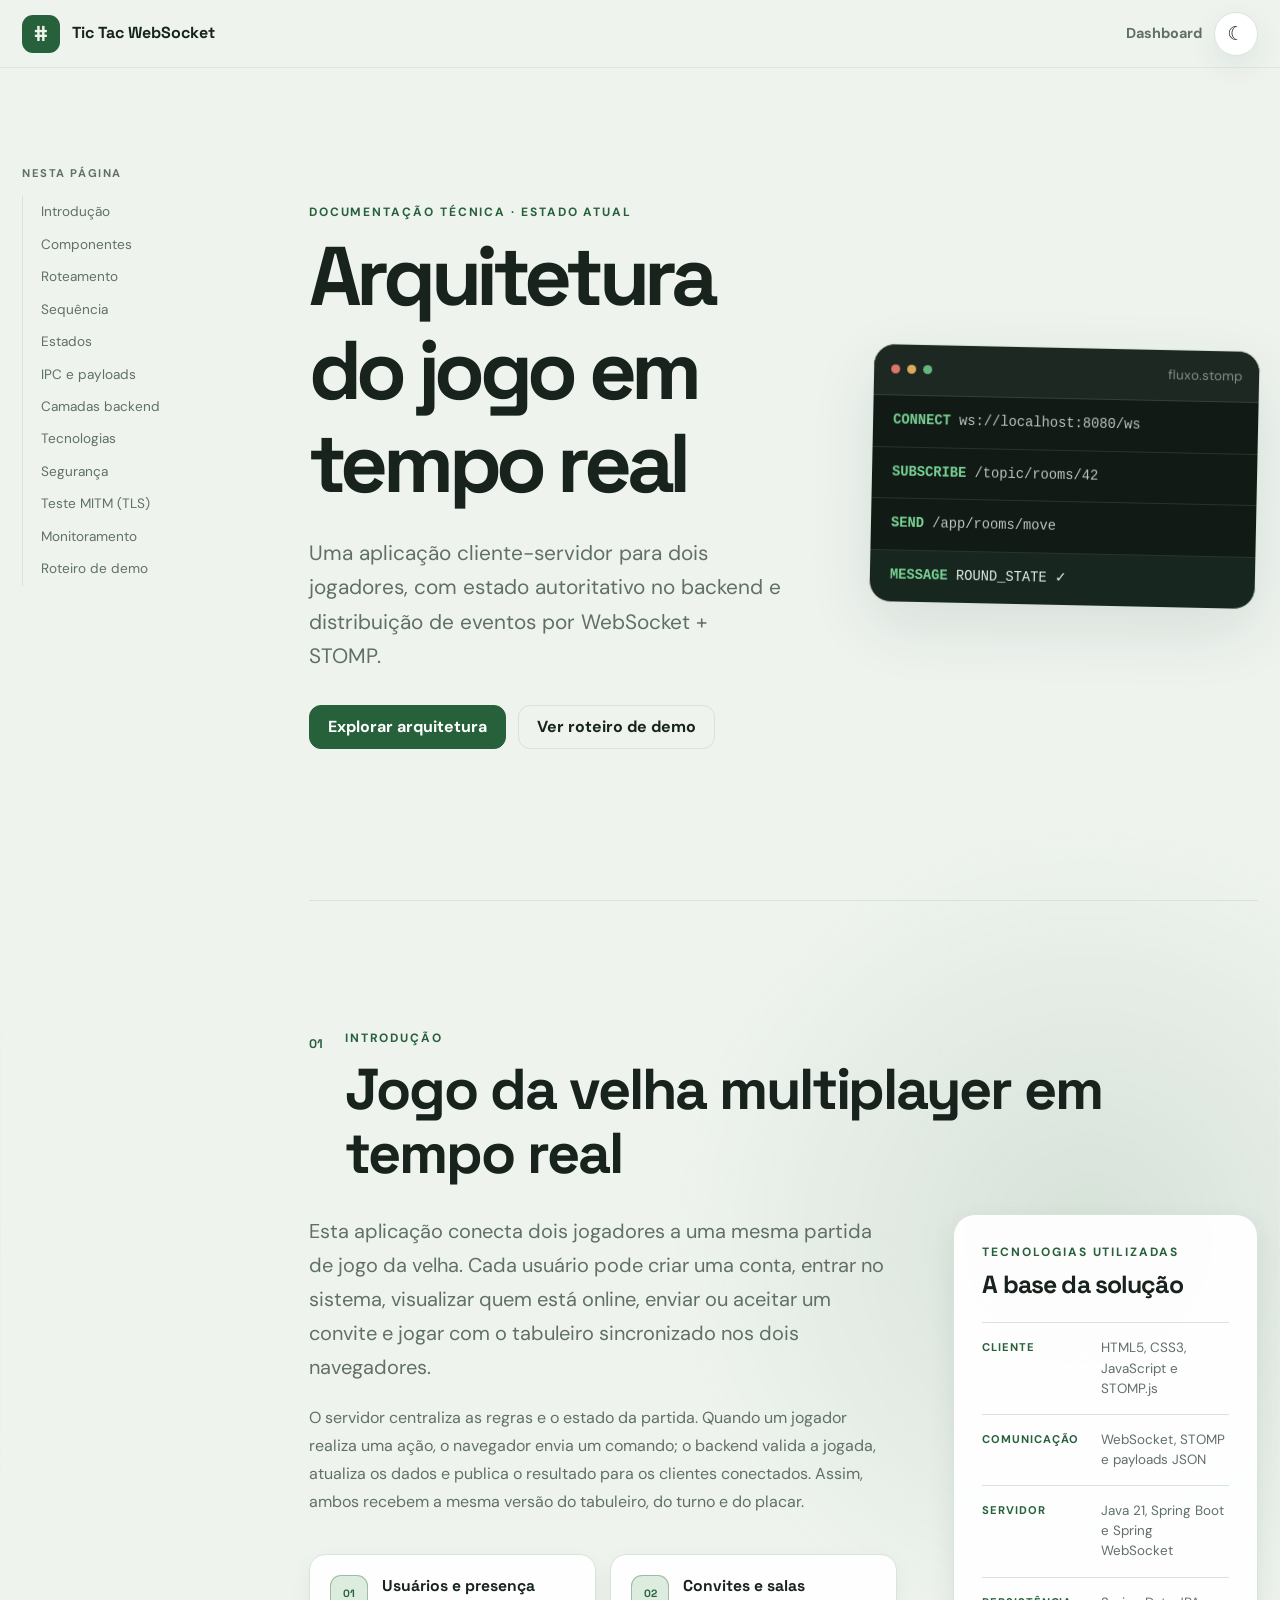
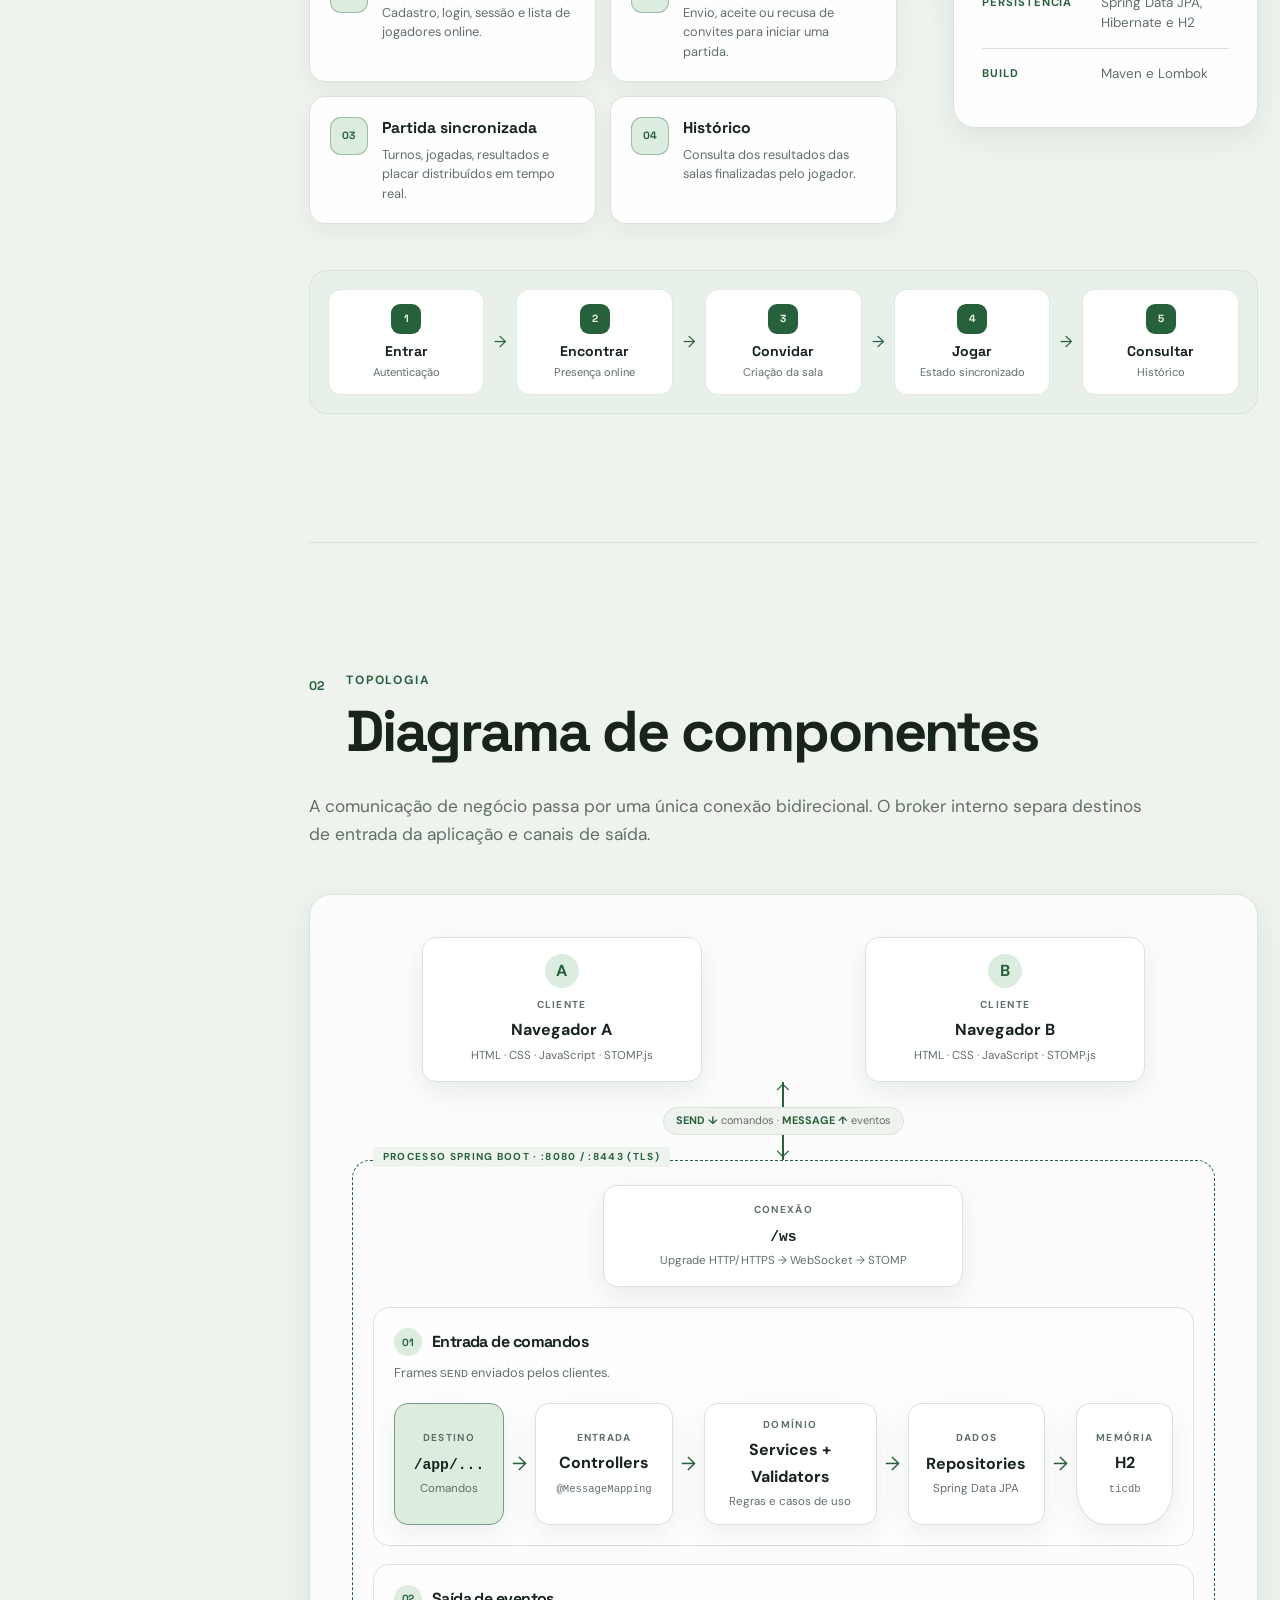
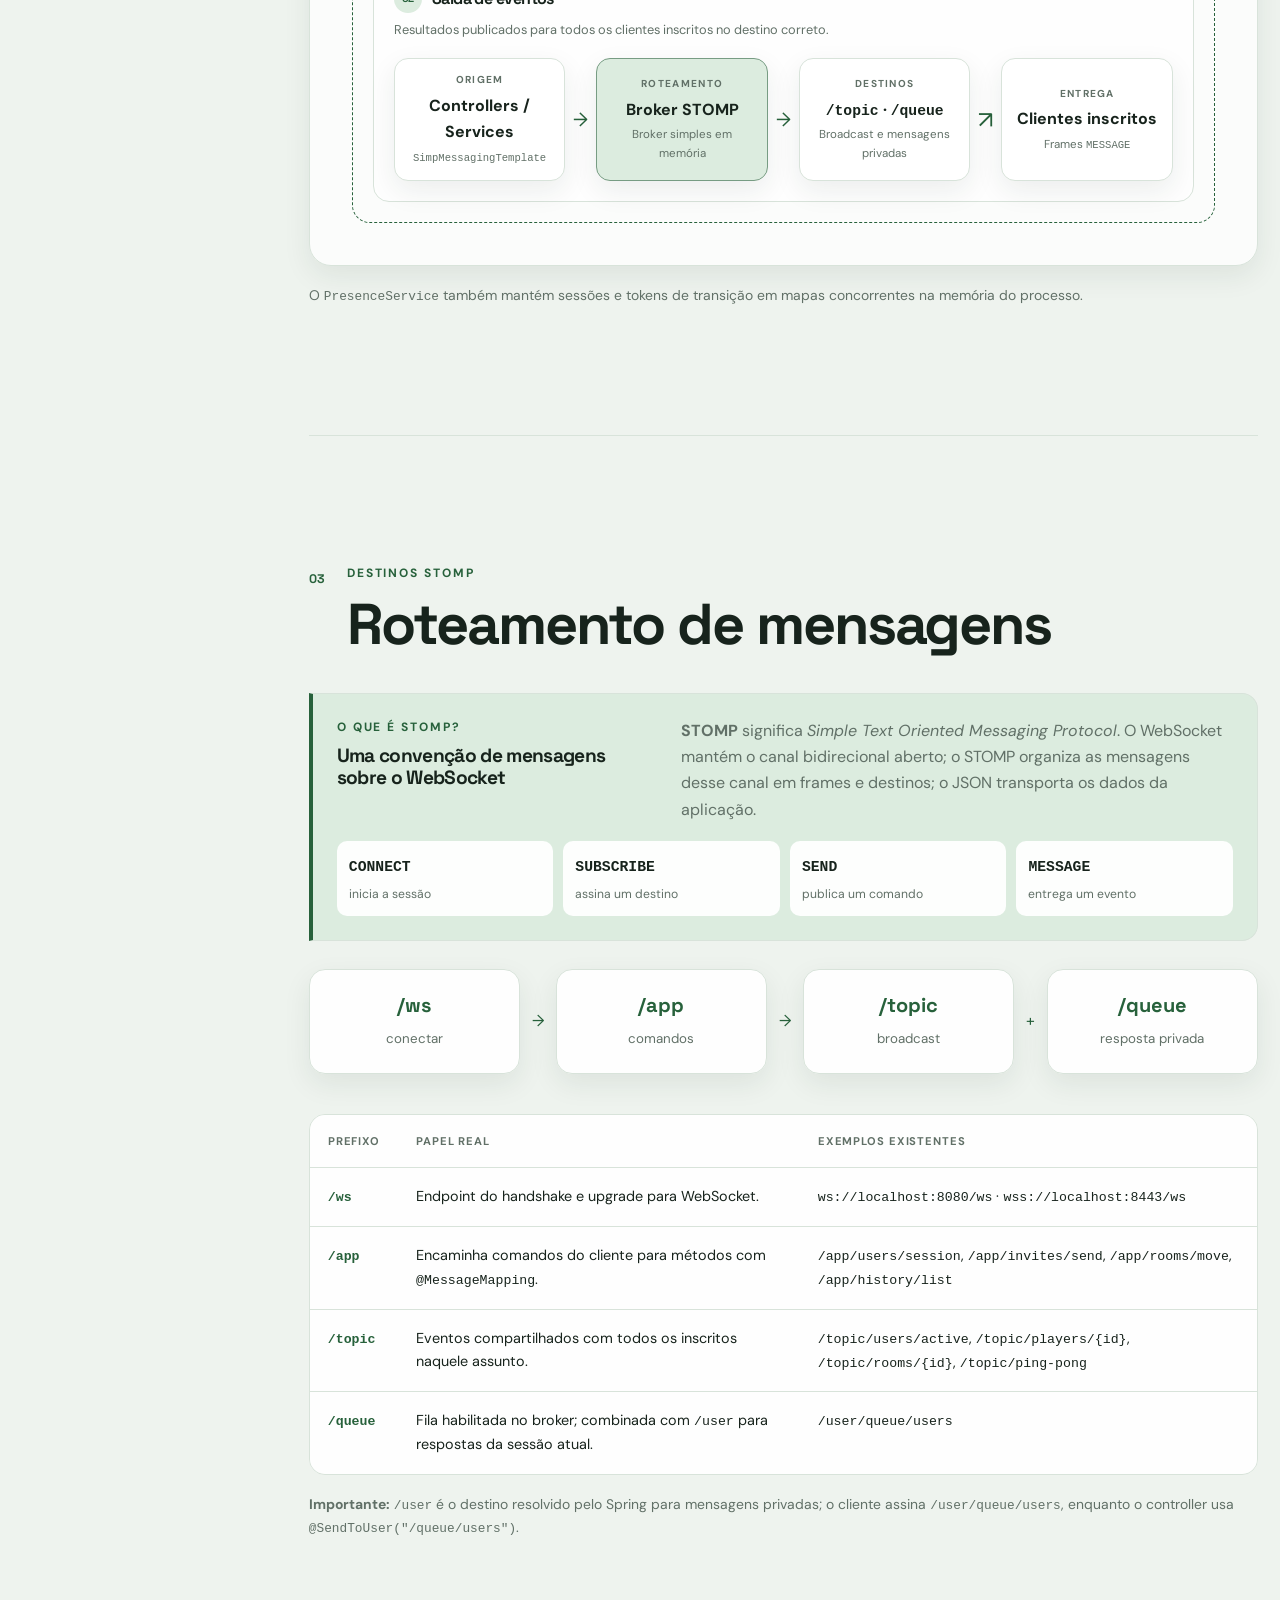
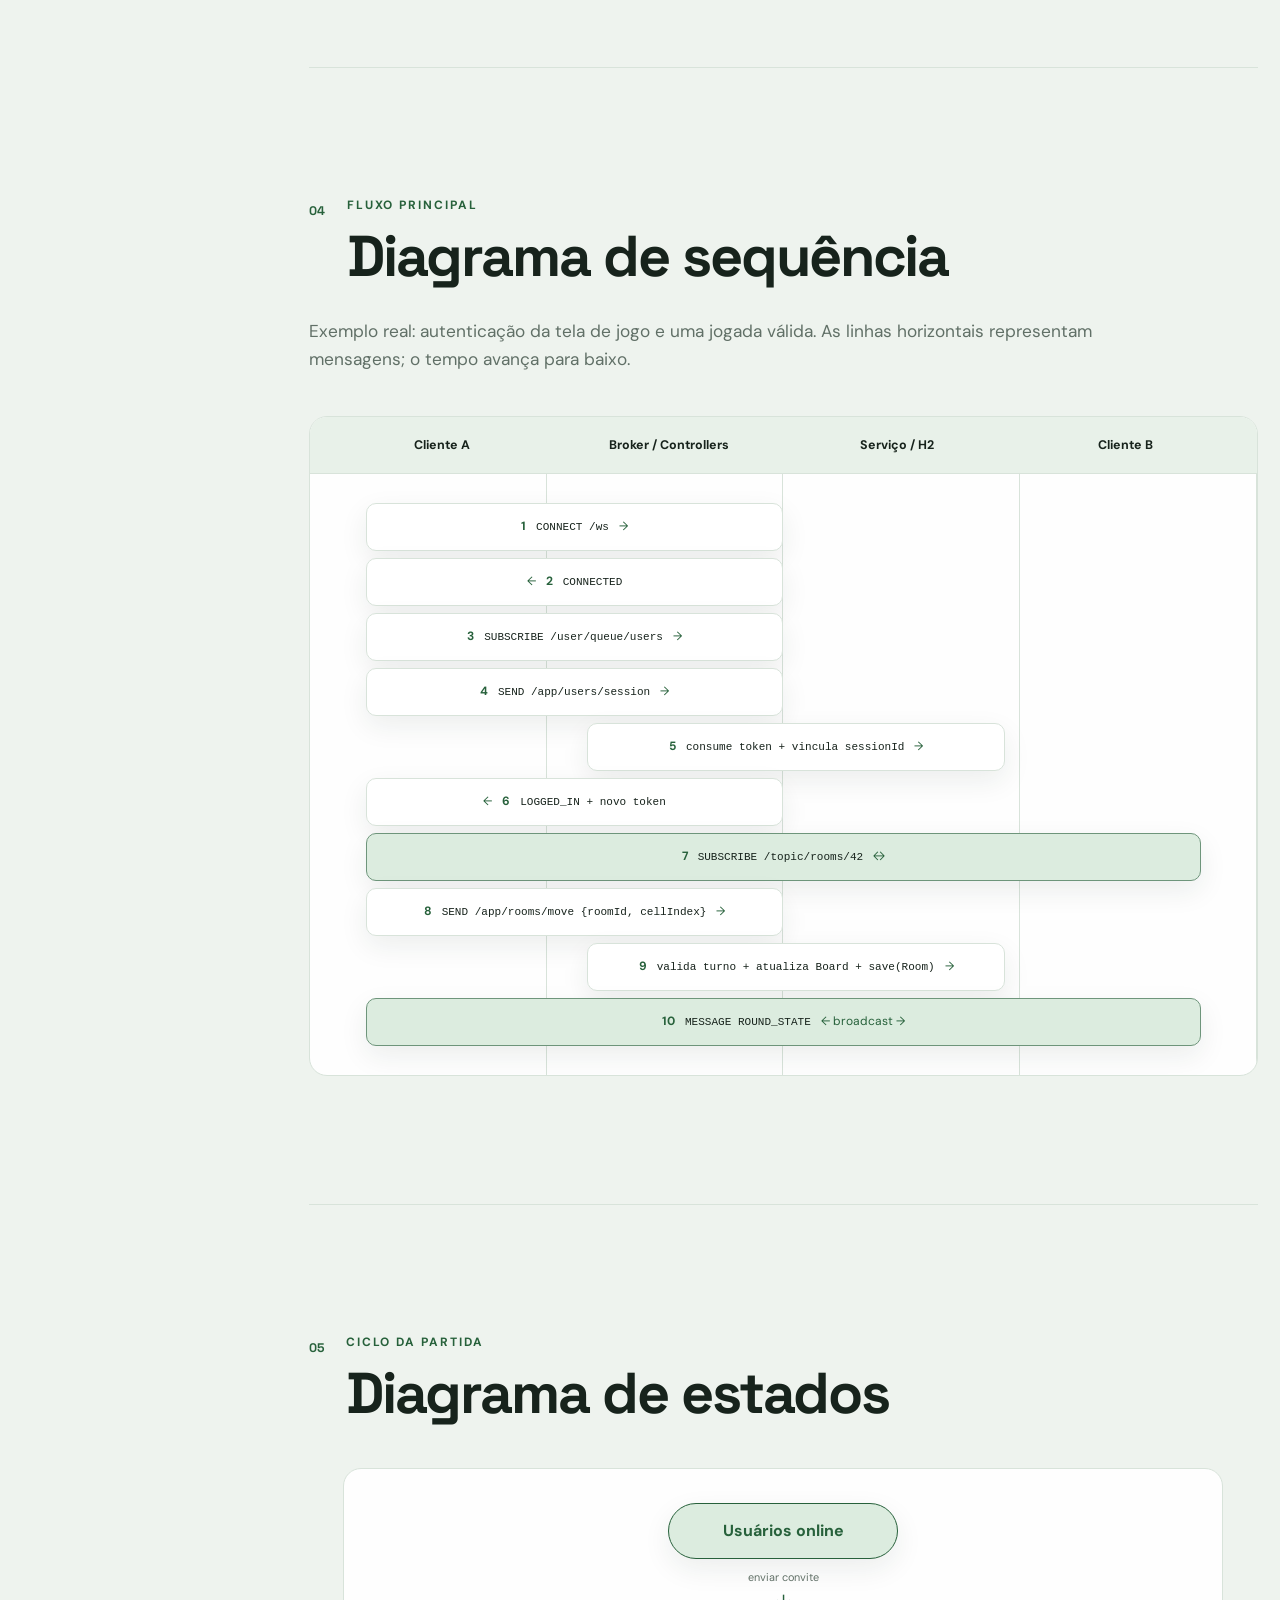
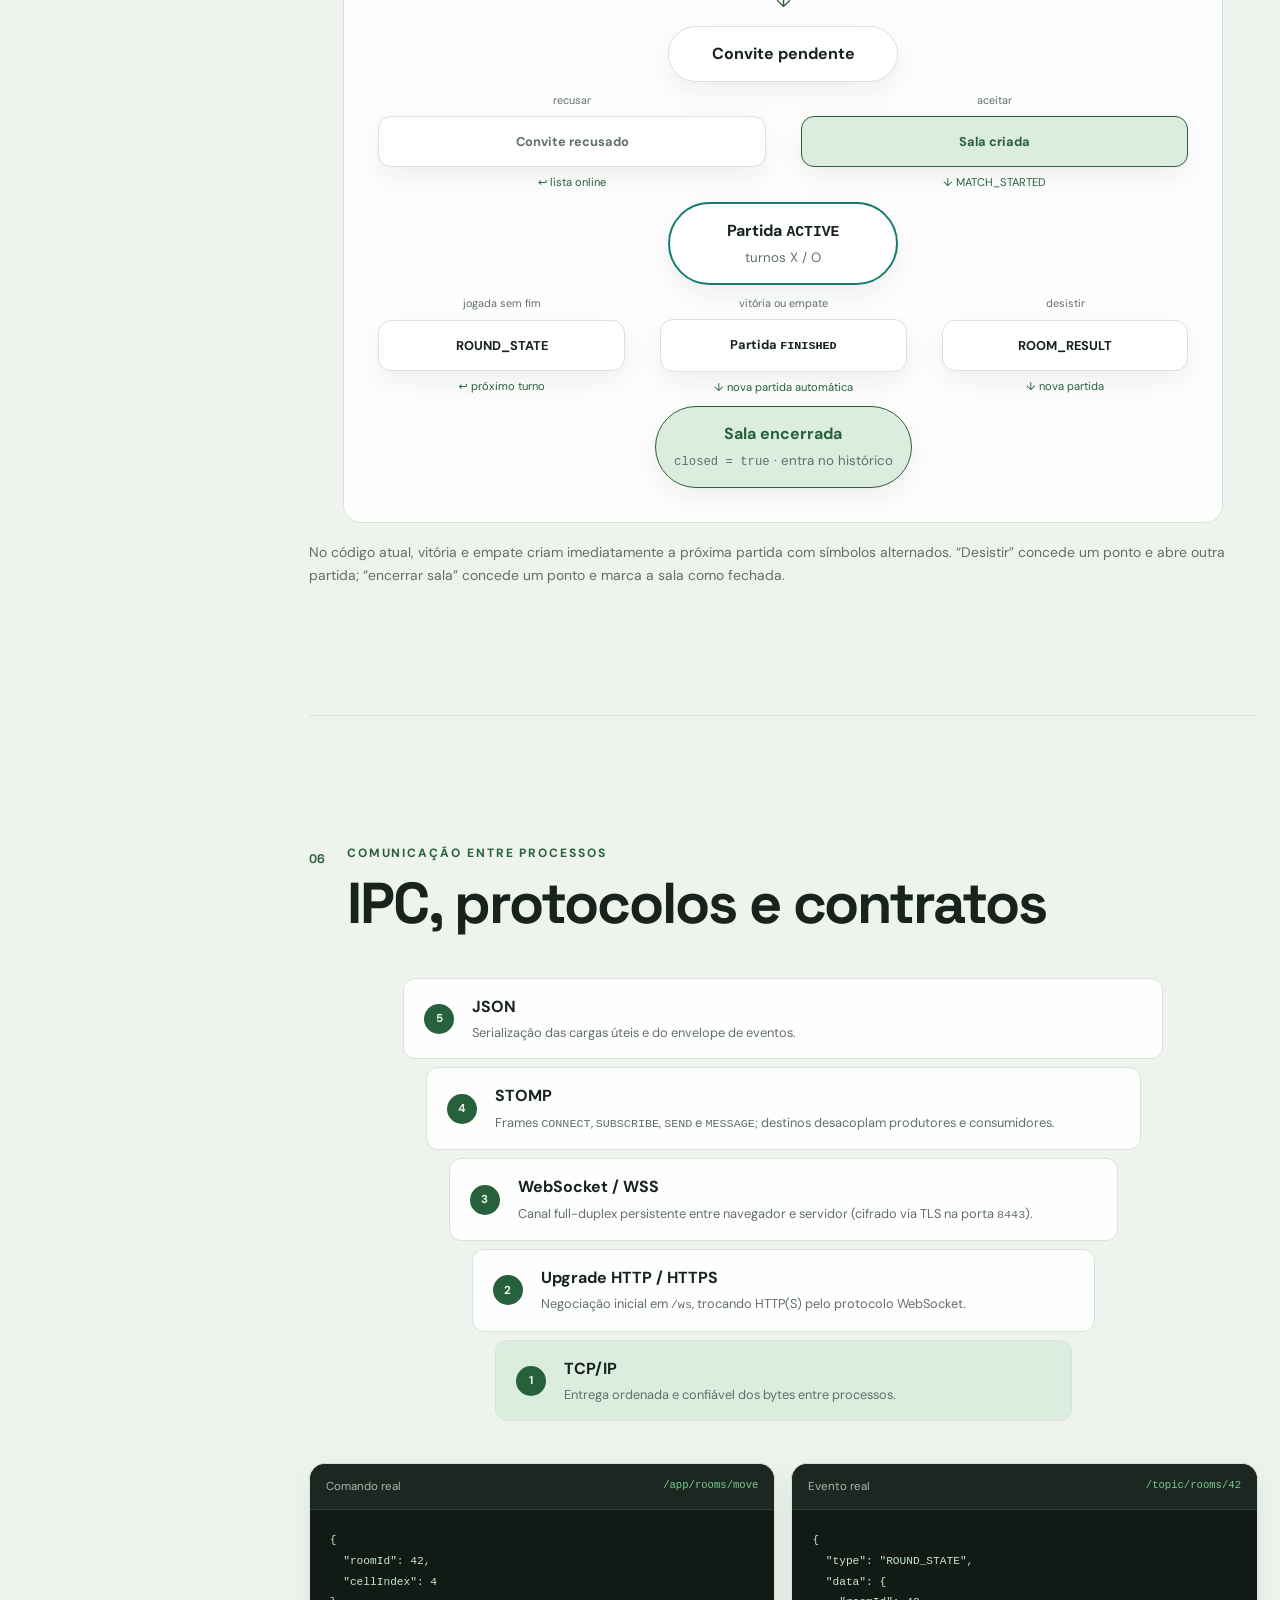
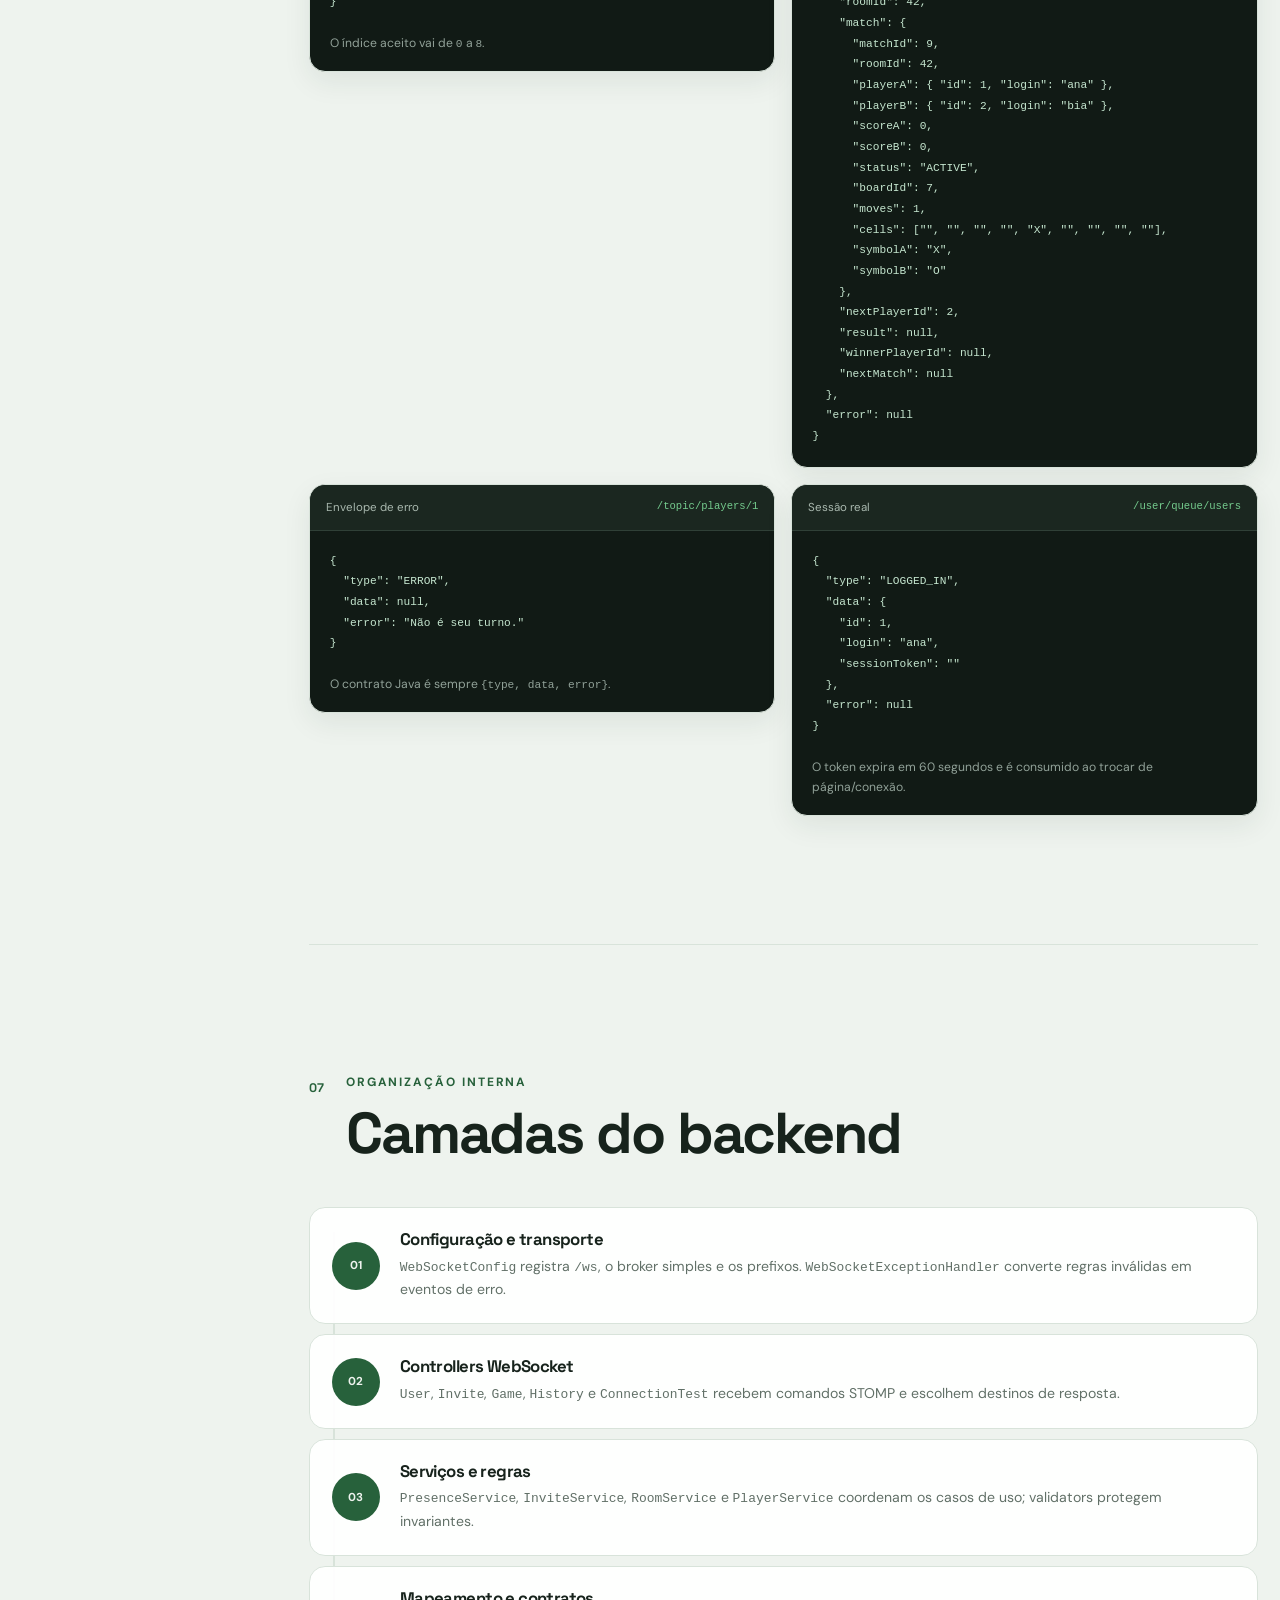
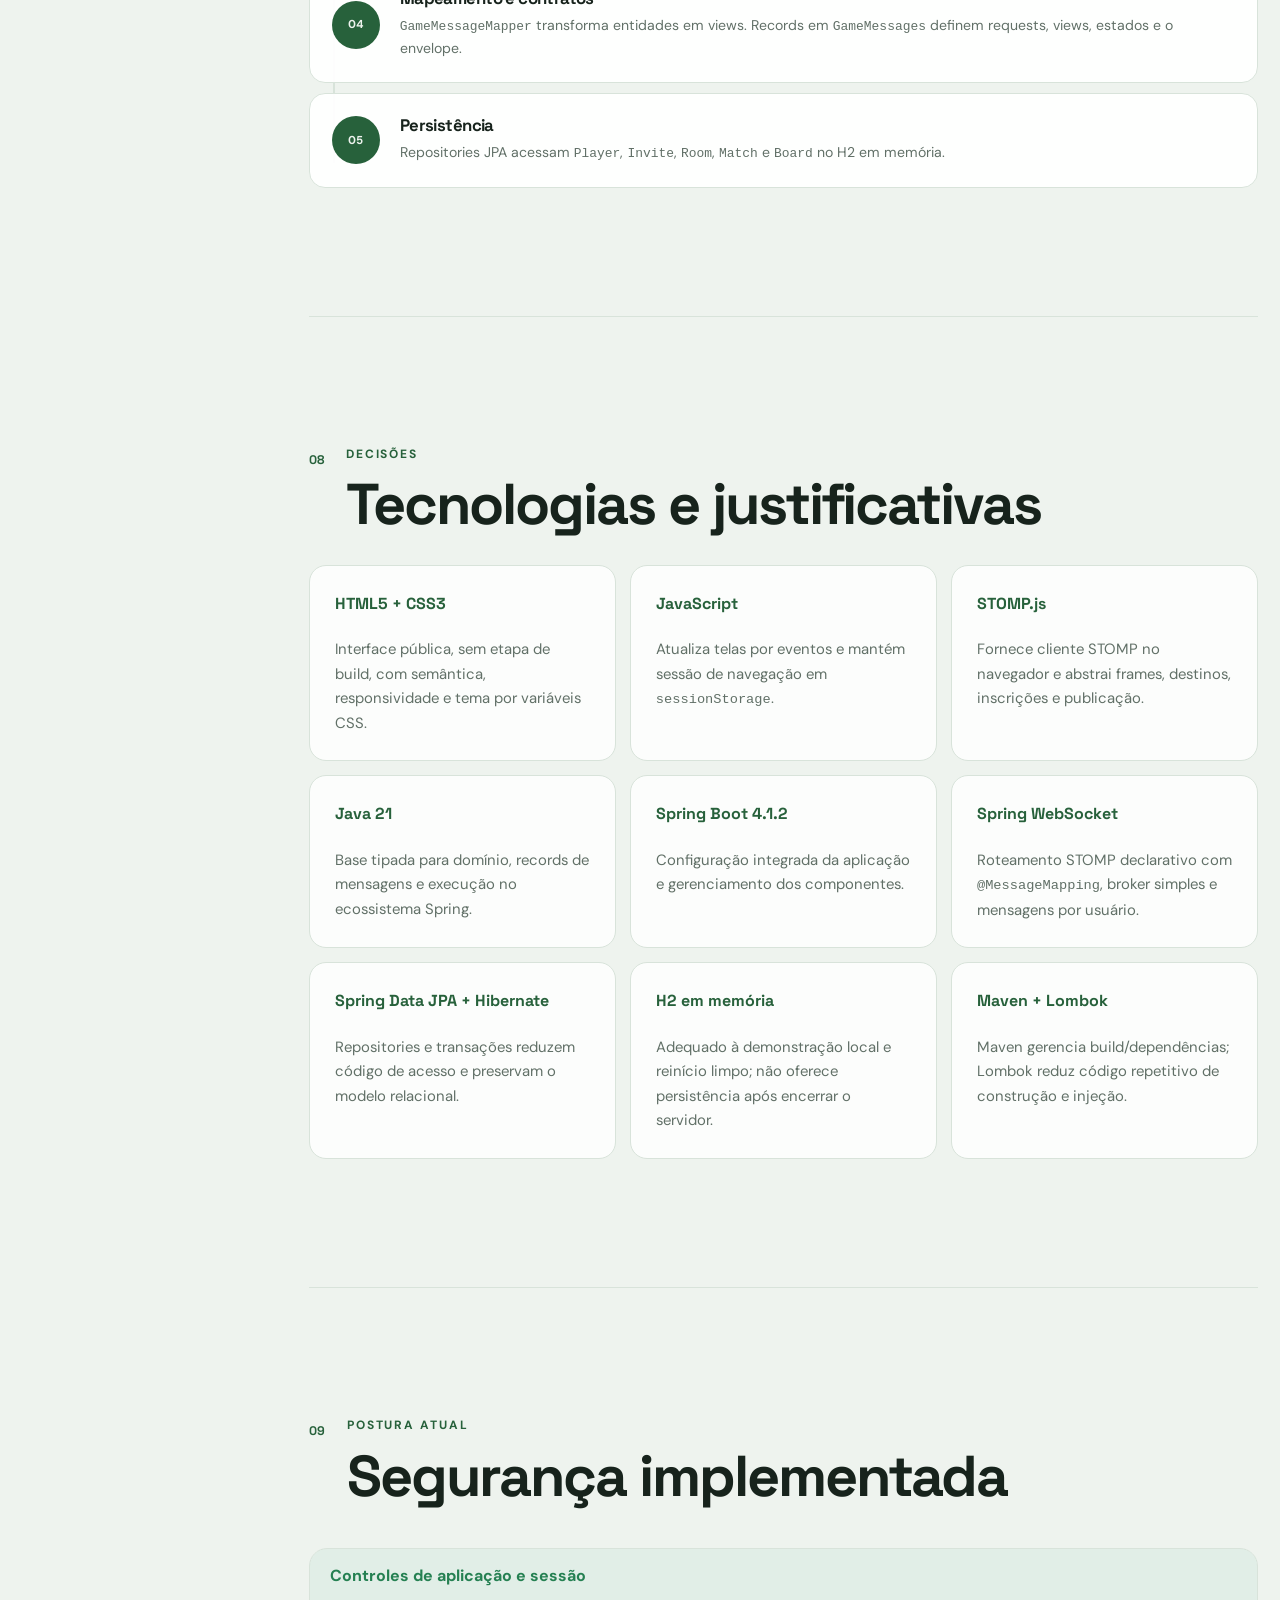
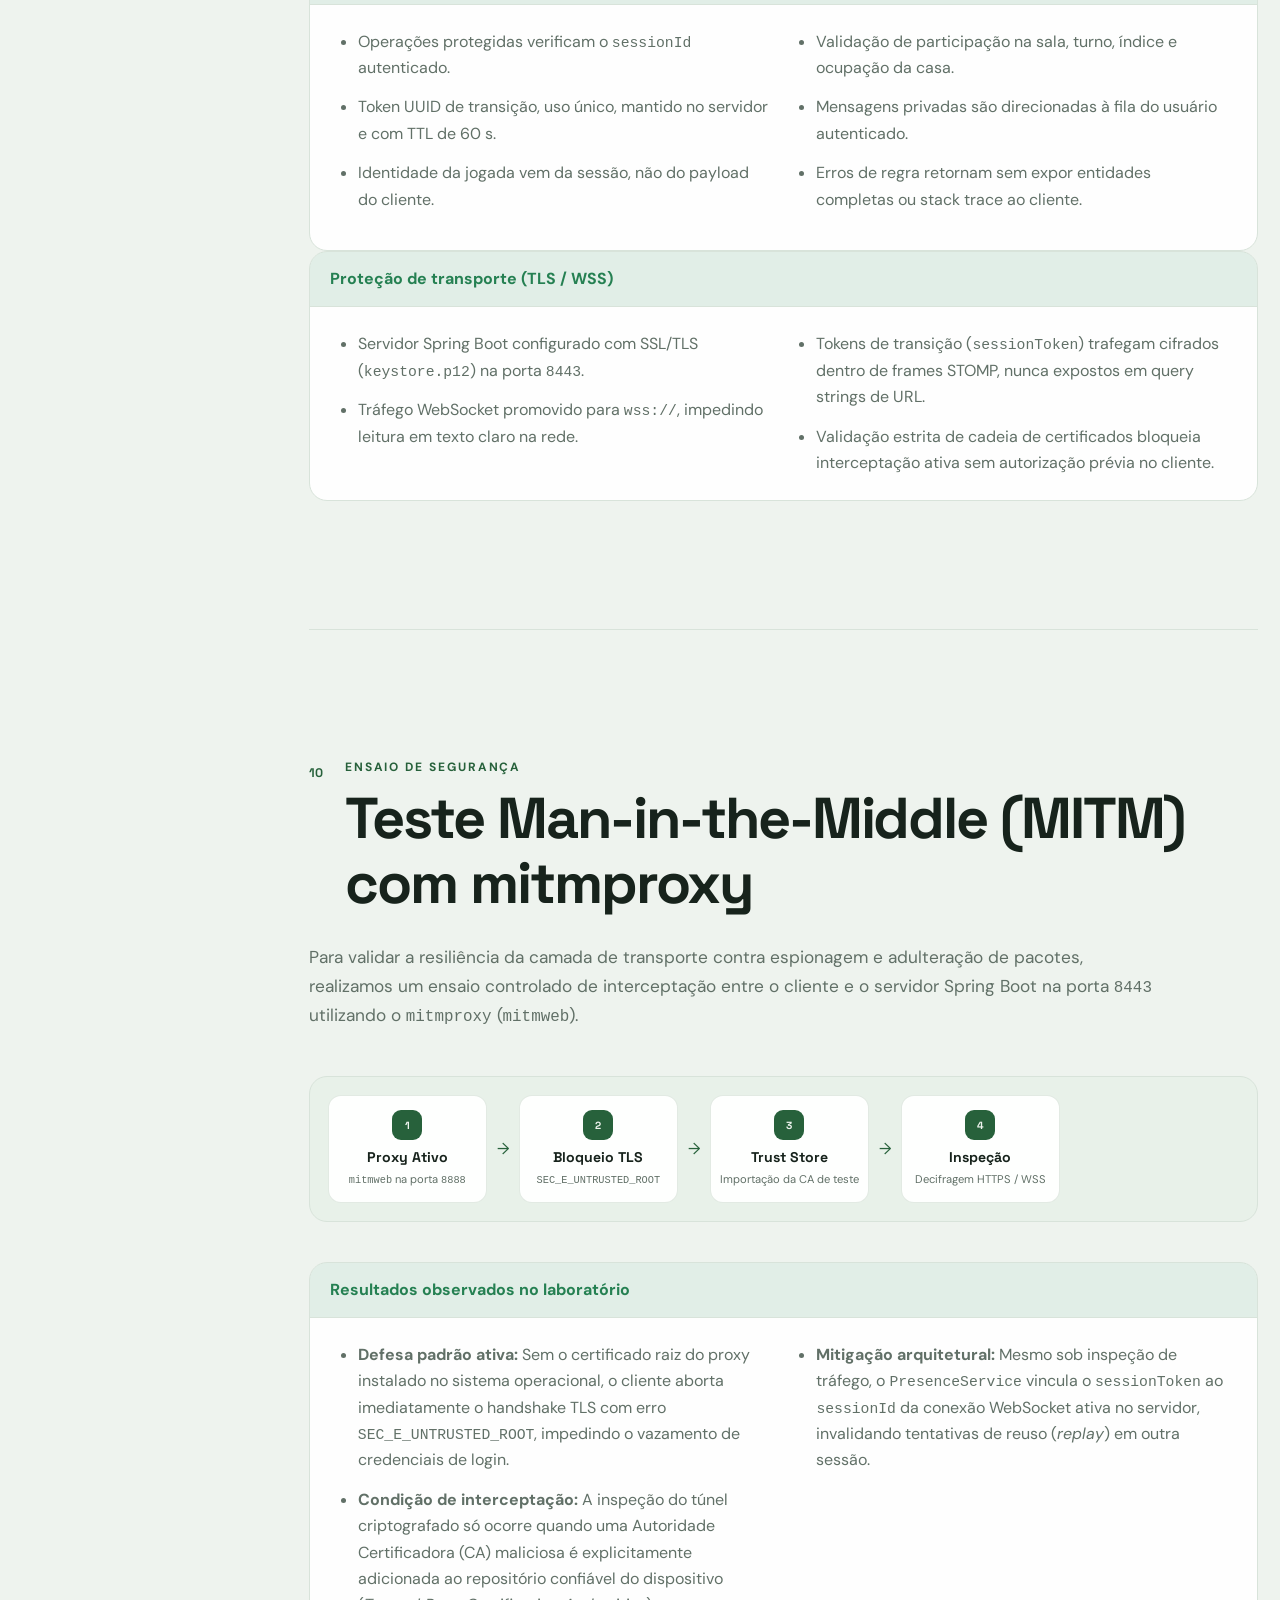
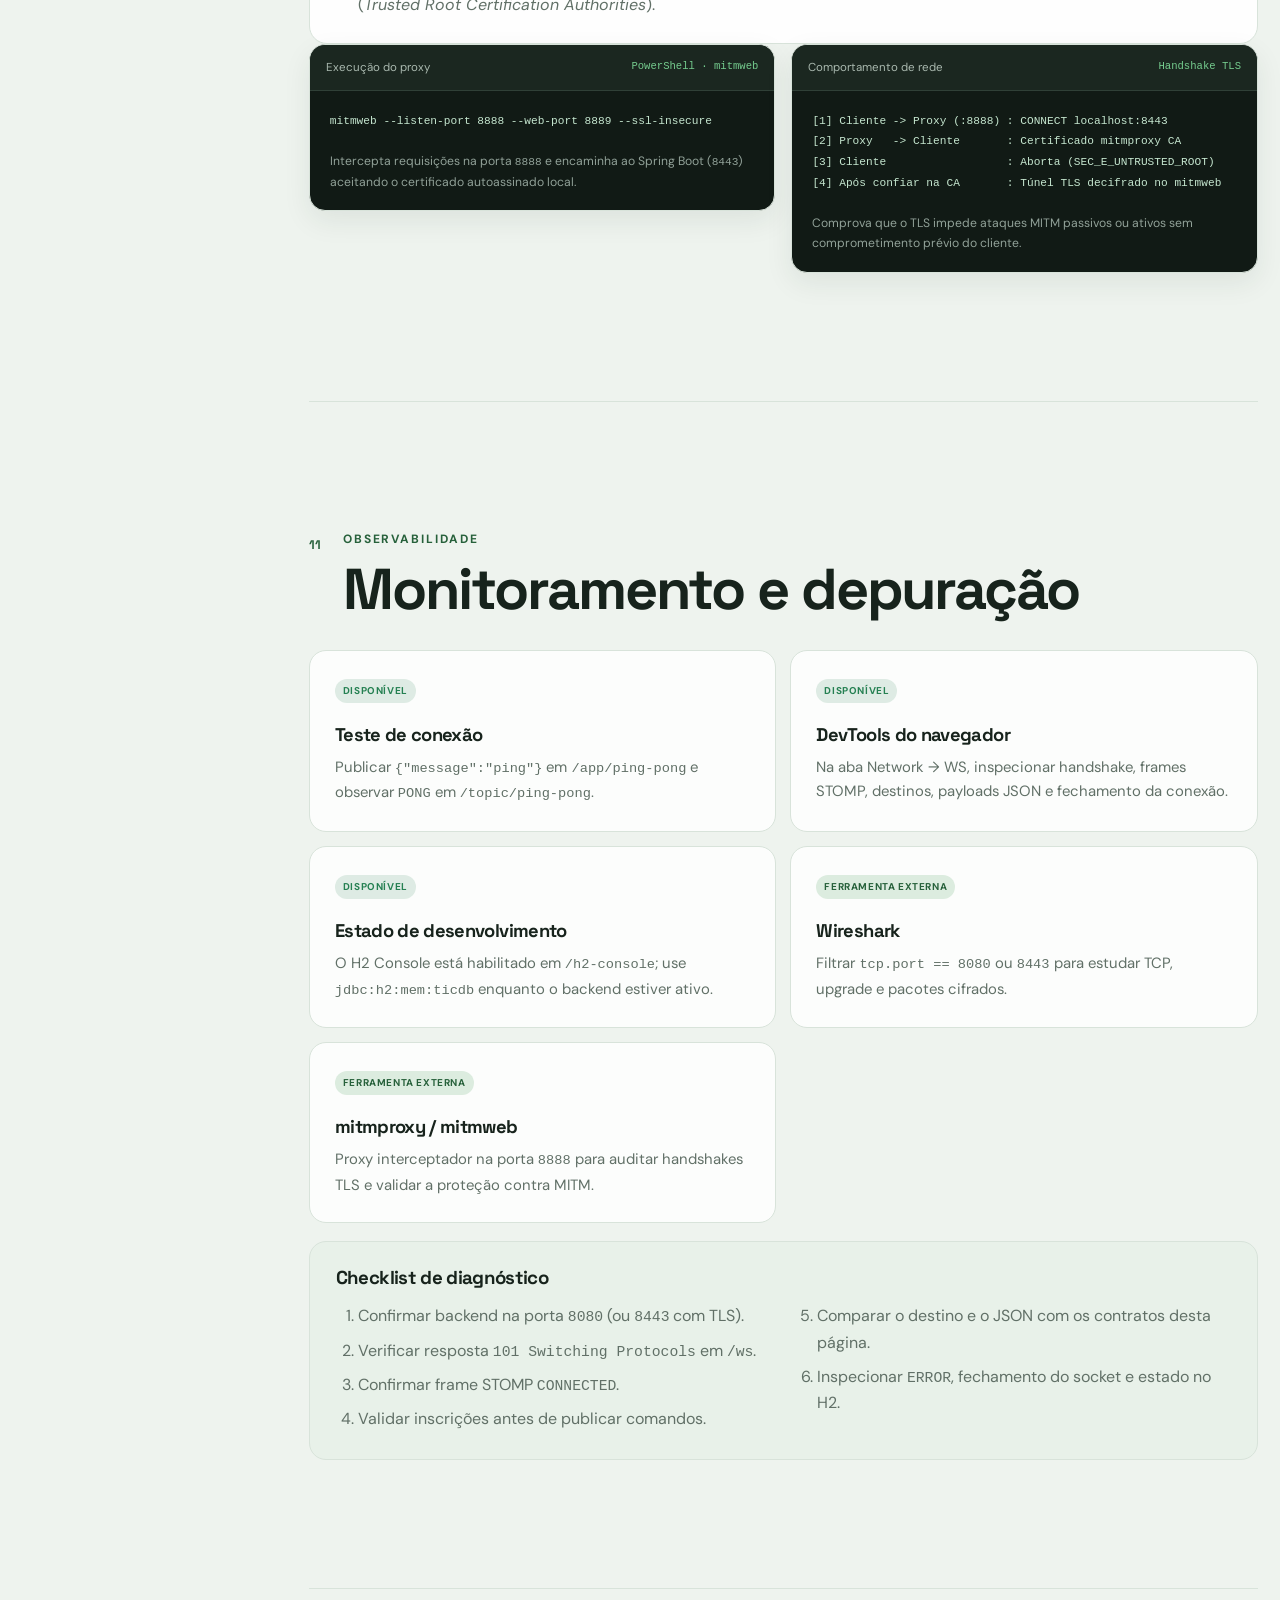
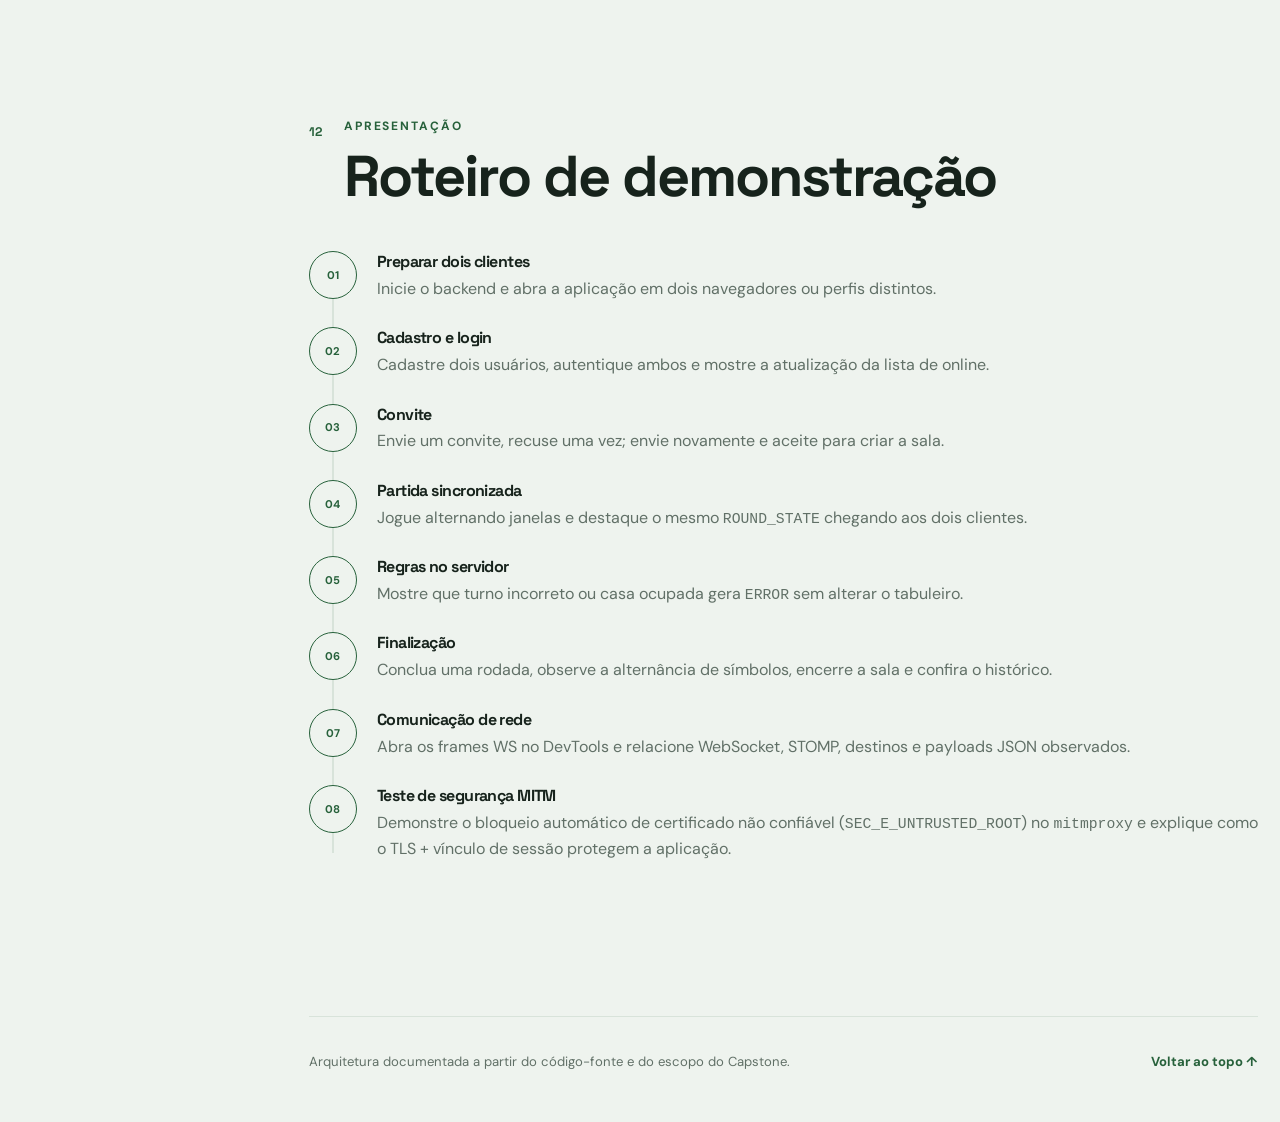
<file: frontend/arquitetura/index.html>
<!doctype html>
<html lang="pt-BR">
<head>
  <meta charset="utf-8">
  <meta name="viewport" content="width=device-width, initial-scale=1">
  <meta name="description" content="Arquitetura cliente-servidor do Jogo da Velha em tempo real com WebSocket e STOMP.">
  <title>Arquitetura | Jogo da Velha</title>
  <link rel="stylesheet" href="../shared/theme.css">
  <link rel="stylesheet" href="style.css?v=2">
  <script src="../shared/theme.js" defer></script>
</head>
<body>
<a class="skip-link" href="#conteudo">Ir para o conteúdo</a>

<header class="site-header">
  <a class="brand" href="../index.html" aria-label="Ir para o início">
    <span class="brand-mark" aria-hidden="true">#</span>
    <span>Tic Tac WebSocket</span>
  </a>
  <nav class="header-actions" aria-label="Navegação principal">
    <a class="back-link" href="../dashboard/index.html">Dashboard</a>
    <button class="theme-toggle" type="button" data-theme-toggle aria-label="Alternar tema"></button>
  </nav>
</header>

<div class="page-grid">
  <aside class="toc" aria-label="Nesta página">
    <p class="toc-title">Nesta página</p>
    <ol>
      <li><a href="#introducao">Introdução</a></li>
      <li><a href="#componentes">Componentes</a></li>
      <li><a href="#roteamento">Roteamento</a></li>
      <li><a href="#sequencia">Sequência</a></li>
      <li><a href="#estados">Estados</a></li>
      <li><a href="#ipc">IPC e payloads</a></li>
      <li><a href="#backend">Camadas backend</a></li>
      <li><a href="#tecnologias">Tecnologias</a></li>
      <li><a href="#seguranca">Segurança</a></li>
      <li><a href="#mitm">Teste MITM (TLS)</a></li>
      <li><a href="#monitoramento">Monitoramento</a></li>
      <li><a href="#demo">Roteiro de demo</a></li>
    </ol>
  </aside>

  <main id="conteudo">
    <section class="hero" id="topo" aria-labelledby="page-title">
      <div class="hero-copy">
        <p class="eyebrow">DOCUMENTAÇÃO TÉCNICA · ESTADO ATUAL</p>
        <h1 id="page-title">Arquitetura do jogo em tempo real</h1>
        <p class="hero-lead">Uma aplicação cliente-servidor para dois jogadores, com estado autoritativo no backend e distribuição de eventos por WebSocket + STOMP.</p>
        <div class="hero-actions">
          <a class="button primary" href="#componentes">Explorar arquitetura</a>
          <a class="button ghost" href="#demo">Ver roteiro de demo</a>
        </div>
      </div>
      <div class="hero-terminal" aria-label="Resumo do fluxo de rede">
        <div class="terminal-bar"><span></span><span></span><span></span><small>fluxo.stomp</small></div>
        <code><b>CONNECT</b> ws://localhost:8080/ws</code>
        <code><b>SUBSCRIBE</b> /topic/rooms/42</code>
        <code><b>SEND</b> /app/rooms/move</code>
        <code class="terminal-success"><b>MESSAGE</b> ROUND_STATE ✓</code>
      </div>
    </section>

    <section class="doc-section introduction" id="introducao">
      <div class="section-heading">
        <p class="section-number">01</p>
        <div><p class="eyebrow">INTRODUÇÃO</p><h2>Jogo da velha multiplayer em tempo real</h2></div>
      </div>
      <div class="introduction-grid">
        <article class="application-summary">
          <p class="section-intro">Esta aplicação conecta dois jogadores a uma mesma partida de jogo da velha. Cada usuário pode criar uma conta, entrar no sistema, visualizar quem está online, enviar ou aceitar um convite e jogar com o tabuleiro sincronizado nos dois navegadores.</p>
          <p>O servidor centraliza as regras e o estado da partida. Quando um jogador realiza uma ação, o navegador envia um comando; o backend valida a jogada, atualiza os dados e publica o resultado para os clientes conectados. Assim, ambos recebem a mesma versão do tabuleiro, do turno e do placar.</p>
          <ul class="application-features" aria-label="Principais recursos da aplicação">
            <li><span aria-hidden="true">01</span><div><strong>Usuários e presença</strong><small>Cadastro, login, sessão e lista de jogadores online.</small></div></li>
            <li><span aria-hidden="true">02</span><div><strong>Convites e salas</strong><small>Envio, aceite ou recusa de convites para iniciar uma partida.</small></div></li>
            <li><span aria-hidden="true">03</span><div><strong>Partida sincronizada</strong><small>Turnos, jogadas, resultados e placar distribuídos em tempo real.</small></div></li>
            <li><span aria-hidden="true">04</span><div><strong>Histórico</strong><small>Consulta dos resultados das salas finalizadas pelo jogador.</small></div></li>
          </ul>
        </article>

        <aside class="stack-summary" aria-labelledby="stack-summary-title">
          <p class="eyebrow">TECNOLOGIAS UTILIZADAS</p>
          <h3 id="stack-summary-title">A base da solução</h3>
          <dl>
            <div><dt>Cliente</dt><dd>HTML5, CSS3, JavaScript e STOMP.js</dd></div>
            <div><dt>Comunicação</dt><dd>WebSocket, STOMP e payloads JSON</dd></div>
            <div><dt>Servidor</dt><dd>Java 21, Spring Boot e Spring WebSocket</dd></div>
            <div><dt>Persistência</dt><dd>Spring Data JPA, Hibernate e H2</dd></div>
            <div><dt>Build</dt><dd>Maven e Lombok</dd></div>
          </dl>
        </aside>
      </div>

      <div class="experience-flow" aria-label="Jornada principal do usuário">
        <div><span>1</span><strong>Entrar</strong><small>Autenticação</small></div><i aria-hidden="true">→</i>
        <div><span>2</span><strong>Encontrar</strong><small>Presença online</small></div><i aria-hidden="true">→</i>
        <div><span>3</span><strong>Convidar</strong><small>Criação da sala</small></div><i aria-hidden="true">→</i>
        <div><span>4</span><strong>Jogar</strong><small>Estado sincronizado</small></div><i aria-hidden="true">→</i>
        <div><span>5</span><strong>Consultar</strong><small>Histórico</small></div>
      </div>
    </section>

    <section class="doc-section" id="componentes">
      <div class="section-heading"><p class="section-number">02</p><div><p class="eyebrow">TOPOLOGIA</p><h2>Diagrama de componentes</h2></div></div>
      <p class="section-intro">A comunicação de negócio passa por uma única conexão bidirecional. O broker interno separa destinos de entrada da aplicação e canais de saída.</p>
      <div class="component-diagram" role="img" aria-label="Dois navegadores enviam comandos STOMP ao Spring Boot; controllers e serviços processam e persistem dados, enquanto o broker publica eventos de volta aos clientes inscritos">
        <div class="diagram-clients">
          <article class="node browser"><span class="node-icon">A</span><small>CLIENTE</small><strong>Navegador A</strong><em>HTML · CSS · JavaScript · STOMP.js</em></article>
          <article class="node browser"><span class="node-icon">B</span><small>CLIENTE</small><strong>Navegador B</strong><em>HTML · CSS · JavaScript · STOMP.js</em></article>
        </div>
        <div class="connector vertical bidirectional"><span><b>SEND ↓</b> comandos · <b>MESSAGE ↑</b> eventos</span></div>
        <div class="backend-boundary">
          <p class="boundary-label">PROCESSO SPRING BOOT · :8080 / :8443 (TLS)</p>
          <article class="node network-entry"><small>CONEXÃO</small><strong><code>/ws</code></strong><em>Upgrade HTTP/HTTPS → WebSocket → STOMP</em></article>
          <div class="message-flows">
            <section class="flow-card inbound-flow" aria-label="Fluxo de entrada dos comandos">
              <h3><span>01</span> Entrada de comandos</h3>
              <p>Frames <code>SEND</code> enviados pelos clientes.</p>
              <div class="flow-chain">
                <article class="node accent"><small>DESTINO</small><strong><code>/app/...</code></strong><em>Comandos</em></article>
                <div class="arrow" aria-hidden="true">→</div>
                <article class="node"><small>ENTRADA</small><strong>Controllers</strong><em><code>@MessageMapping</code></em></article>
                <div class="arrow" aria-hidden="true">→</div>
                <article class="node wide"><small>DOMÍNIO</small><strong>Services + Validators</strong><em>Regras e casos de uso</em></article>
                <div class="arrow" aria-hidden="true">→</div>
                <article class="node"><small>DADOS</small><strong>Repositories</strong><em>Spring Data JPA</em></article>
                <div class="arrow" aria-hidden="true">→</div>
                <article class="node database"><small>MEMÓRIA</small><strong>H2</strong><em><code>ticdb</code></em></article>
              </div>
            </section>
            <section class="flow-card outbound-flow" aria-label="Fluxo de saída dos eventos">
              <h3><span>02</span> Saída de eventos</h3>
              <p>Resultados publicados para todos os clientes inscritos no destino correto.</p>
              <div class="flow-chain outbound-chain">
                <article class="node"><small>ORIGEM</small><strong>Controllers / Services</strong><em><code>SimpMessagingTemplate</code></em></article>
                <div class="arrow" aria-hidden="true">→</div>
                <article class="node accent"><small>ROTEAMENTO</small><strong>Broker STOMP</strong><em>Broker simples em memória</em></article>
                <div class="arrow" aria-hidden="true">→</div>
                <article class="node"><small>DESTINOS</small><strong><code>/topic</code> · <code>/queue</code></strong><em>Broadcast e mensagens privadas</em></article>
                <div class="arrow return-arrow" aria-hidden="true">↗</div>
                <article class="node subscribers"><small>ENTREGA</small><strong>Clientes inscritos</strong><em>Frames <code>MESSAGE</code></em></article>
              </div>
            </section>
          </div>
        </div>
      </div>
      <p class="diagram-note">O <code>PresenceService</code> também mantém sessões e tokens de transição em mapas concorrentes na memória do processo.</p>
    </section>

    <section class="doc-section" id="roteamento">
      <div class="section-heading"><p class="section-number">03</p><div><p class="eyebrow">DESTINOS STOMP</p><h2>Roteamento de mensagens</h2></div></div>
      <aside class="stomp-explainer">
        <div><p class="eyebrow">O QUE É STOMP?</p><h3>Uma convenção de mensagens sobre o WebSocket</h3></div>
        <p><strong>STOMP</strong> significa <em>Simple Text Oriented Messaging Protocol</em>. O WebSocket mantém o canal bidirecional aberto; o STOMP organiza as mensagens desse canal em frames e destinos; o JSON transporta os dados da aplicação.</p>
        <dl><div><dt><code>CONNECT</code></dt><dd>inicia a sessão</dd></div><div><dt><code>SUBSCRIBE</code></dt><dd>assina um destino</dd></div><div><dt><code>SEND</code></dt><dd>publica um comando</dd></div><div><dt><code>MESSAGE</code></dt><dd>entrega um evento</dd></div></dl>
      </aside>
      <div class="route-strip" aria-label="Fluxo dos prefixos de roteamento">
        <div><code>/ws</code><small>conectar</small></div><i>→</i><div><code>/app</code><small>comandos</small></div><i>→</i><div><code>/topic</code><small>broadcast</small></div><i>+</i><div><code>/queue</code><small>resposta privada</small></div>
      </div>
      <div class="table-wrap"><table>
        <thead><tr><th>Prefixo</th><th>Papel real</th><th>Exemplos existentes</th></tr></thead>
        <tbody>
        <tr><td><code>/ws</code></td><td>Endpoint do handshake e upgrade para WebSocket.</td><td><code>ws://localhost:8080/ws</code> · <code>wss://localhost:8443/ws</code></td></tr>
        <tr><td><code>/app</code></td><td>Encaminha comandos do cliente para métodos com <code>@MessageMapping</code>.</td><td><code>/app/users/session</code>, <code>/app/invites/send</code>, <code>/app/rooms/move</code>, <code>/app/history/list</code></td></tr>
        <tr><td><code>/topic</code></td><td>Eventos compartilhados com todos os inscritos naquele assunto.</td><td><code>/topic/users/active</code>, <code>/topic/players/{id}</code>, <code>/topic/rooms/{id}</code>, <code>/topic/ping-pong</code></td></tr>
        <tr><td><code>/queue</code></td><td>Fila habilitada no broker; combinada com <code>/user</code> para respostas da sessão atual.</td><td><code>/user/queue/users</code></td></tr>
        </tbody>
      </table></div>
      <p class="footnote"><strong>Importante:</strong> <code>/user</code> é o destino resolvido pelo Spring para mensagens privadas; o cliente assina <code>/user/queue/users</code>, enquanto o controller usa <code>@SendToUser("/queue/users")</code>.</p>
    </section>

    <section class="doc-section" id="sequencia">
      <div class="section-heading"><p class="section-number">04</p><div><p class="eyebrow">FLUXO PRINCIPAL</p><h2>Diagrama de sequência</h2></div></div>
      <p class="section-intro">Exemplo real: autenticação da tela de jogo e uma jogada válida. As linhas horizontais representam mensagens; o tempo avança para baixo.</p>
      <div class="sequence" role="img" aria-label="Sequência de conexão, autenticação, inscrição, jogada, validação, persistência e publicação do estado">
        <div class="sequence-head"><b>Cliente A</b><b>Broker / Controllers</b><b>Serviço / H2</b><b>Cliente B</b></div>
        <ol>
          <li class="a-to-server"><span>1</span><code>CONNECT /ws</code><i>→</i></li>
          <li class="server-to-a"><span>2</span><code>CONNECTED</code><i>←</i></li>
          <li class="a-to-server"><span>3</span><code>SUBSCRIBE /user/queue/users</code><i>→</i></li>
          <li class="a-to-server"><span>4</span><code>SEND /app/users/session</code><i>→</i></li>
          <li class="server-to-domain"><span>5</span><code>consume token + vincula sessionId</code><i>→</i></li>
          <li class="server-to-a"><span>6</span><code>LOGGED_IN + novo token</code><i>←</i></li>
          <li class="both-subscribe"><span>7</span><code>SUBSCRIBE /topic/rooms/42</code><i>↔</i></li>
          <li class="a-to-server"><span>8</span><code>SEND /app/rooms/move {roomId, cellIndex}</code><i>→</i></li>
          <li class="server-to-domain"><span>9</span><code>valida turno + atualiza Board + save(Room)</code><i>→</i></li>
          <li class="broadcast"><span>10</span><code>MESSAGE ROUND_STATE</code><i>← broadcast →</i></li>
        </ol>
      </div>
    </section>

    <section class="doc-section" id="estados">
      <div class="section-heading"><p class="section-number">05</p><div><p class="eyebrow">CICLO DA PARTIDA</p><h2>Diagrama de estados</h2></div></div>
      <div class="state-diagram" role="img" aria-label="Estados desde usuários online até convite, sala, partida ativa, rodada finalizada e sala encerrada">
        <div class="state start">Usuários online</div><div class="state-arrow"><span>enviar convite</span>↓</div>
        <div class="state">Convite pendente</div>
        <div class="state-branches">
          <div><span>recusar</span><div class="state muted">Convite recusado</div><i>↩ lista online</i></div>
          <div><span>aceitar</span><div class="state accent">Sala criada</div><i>↓ MATCH_STARTED</i></div>
        </div>
        <div class="state active">Partida <code>ACTIVE</code><small>turnos X / O</small></div>
        <div class="state-branches triple">
          <div><span>jogada sem fim</span><div class="state">ROUND_STATE</div><i>↩ próximo turno</i></div>
          <div><span>vitória ou empate</span><div class="state">Partida <code>FINISHED</code></div><i>↓ nova partida automática</i></div>
          <div><span>desistir</span><div class="state">ROOM_RESULT</div><i>↓ nova partida</i></div>
        </div>
        <div class="state end">Sala encerrada <small><code>closed = true</code> · entra no histórico</small></div>
      </div>
      <p class="diagram-note">No código atual, vitória e empate criam imediatamente a próxima partida com símbolos alternados. “Desistir” concede um ponto e abre outra partida; “encerrar sala” concede um ponto e marca a sala como fechada.</p>
    </section>

    <section class="doc-section" id="ipc">
      <div class="section-heading"><p class="section-number">06</p><div><p class="eyebrow">COMUNICAÇÃO ENTRE PROCESSOS</p><h2>IPC, protocolos e contratos</h2></div></div>
      <div class="protocol-stack">
        <article><span>5</span><div><strong>JSON</strong><p>Serialização das cargas úteis e do envelope de eventos.</p></div></article>
        <article><span>4</span><div><strong>STOMP</strong><p>Frames <code>CONNECT</code>, <code>SUBSCRIBE</code>, <code>SEND</code> e <code>MESSAGE</code>; destinos desacoplam produtores e consumidores.</p></div></article>
        <article><span>3</span><div><strong>WebSocket / WSS</strong><p>Canal full-duplex persistente entre navegador e servidor (cifrado via TLS na porta <code>8443</code>).</p></div></article>
        <article><span>2</span><div><strong>Upgrade HTTP / HTTPS</strong><p>Negociação inicial em <code>/ws</code>, trocando HTTP(S) pelo protocolo WebSocket.</p></div></article>
        <article><span>1</span><div><strong>TCP/IP</strong><p>Entrega ordenada e confiável dos bytes entre processos.</p></div></article>
      </div>
      <div class="payload-grid">
        <article class="code-card"><div class="code-title"><span>Comando real</span><code>/app/rooms/move</code></div><pre><code>{
  "roomId": 42,
  "cellIndex": 4
}</code></pre><p>O índice aceito vai de <code>0</code> a <code>8</code>.</p></article>
        <article class="code-card"><div class="code-title"><span>Evento real</span><code>/topic/rooms/42</code></div><pre><code>{
  "type": "ROUND_STATE",
  "data": {
    "roomId": 42,
    "match": {
      "matchId": 9,
      "roomId": 42,
      "playerA": { "id": 1, "login": "ana" },
      "playerB": { "id": 2, "login": "bia" },
      "scoreA": 0,
      "scoreB": 0,
      "status": "ACTIVE",
      "boardId": 7,
      "moves": 1,
      "cells": ["", "", "", "", "X", "", "", "", ""],
      "symbolA": "X",
      "symbolB": "O"
    },
    "nextPlayerId": 2,
    "result": null,
    "winnerPlayerId": null,
    "nextMatch": null
  },
  "error": null
}</code></pre></article>
        <article class="code-card"><div class="code-title"><span>Envelope de erro</span><code>/topic/players/1</code></div><pre><code>{
  "type": "ERROR",
  "data": null,
  "error": "Não é seu turno."
}</code></pre><p>O contrato Java é sempre <code>{type, data, error}</code>.</p></article>
        <article class="code-card"><div class="code-title"><span>Sessão real</span><code>/user/queue/users</code></div><pre><code>{
  "type": "LOGGED_IN",
  "data": {
    "id": 1,
    "login": "ana",
    "sessionToken": "<UUID de uso único>"
  },
  "error": null
}</code></pre><p>O token expira em 60 segundos e é consumido ao trocar de página/conexão.</p></article>
      </div>
    </section>

    <section class="doc-section" id="backend">
      <div class="section-heading"><p class="section-number">07</p><div><p class="eyebrow">ORGANIZAÇÃO INTERNA</p><h2>Camadas do backend</h2></div></div>
      <div class="layers">
        <article><span>01</span><div><h3>Configuração e transporte</h3><p><code>WebSocketConfig</code> registra <code>/ws</code>, o broker simples e os prefixos. <code>WebSocketExceptionHandler</code> converte regras inválidas em eventos de erro.</p></div></article>
        <article><span>02</span><div><h3>Controllers WebSocket</h3><p><code>User</code>, <code>Invite</code>, <code>Game</code>, <code>History</code> e <code>ConnectionTest</code> recebem comandos STOMP e escolhem destinos de resposta.</p></div></article>
        <article><span>03</span><div><h3>Serviços e regras</h3><p><code>PresenceService</code>, <code>InviteService</code>, <code>RoomService</code> e <code>PlayerService</code> coordenam os casos de uso; validators protegem invariantes.</p></div></article>
        <article><span>04</span><div><h3>Mapeamento e contratos</h3><p><code>GameMessageMapper</code> transforma entidades em views. Records em <code>GameMessages</code> definem requests, views, estados e o envelope.</p></div></article>
        <article><span>05</span><div><h3>Persistência</h3><p>Repositories JPA acessam <code>Player</code>, <code>Invite</code>, <code>Room</code>, <code>Match</code> e <code>Board</code> no H2 em memória.</p></div></article>
      </div>
    </section>

    <section class="doc-section" id="tecnologias">
      <div class="section-heading"><p class="section-number">08</p><div><p class="eyebrow">DECISÕES</p><h2>Tecnologias e justificativas</h2></div></div>
      <div class="tech-grid">
        <article><b>HTML5 + CSS3</b><p>Interface pública, sem etapa de build, com semântica, responsividade e tema por variáveis CSS.</p></article>
        <article><b>JavaScript</b><p>Atualiza telas por eventos e mantém sessão de navegação em <code>sessionStorage</code>.</p></article>
        <article><b>STOMP.js</b><p>Fornece cliente STOMP no navegador e abstrai frames, destinos, inscrições e publicação.</p></article>
        <article><b>Java 21</b><p>Base tipada para domínio, records de mensagens e execução no ecossistema Spring.</p></article>
        <article><b>Spring Boot 4.1.2</b><p>Configuração integrada da aplicação e gerenciamento dos componentes.</p></article>
        <article><b>Spring WebSocket</b><p>Roteamento STOMP declarativo com <code>@MessageMapping</code>, broker simples e mensagens por usuário.</p></article>
        <article><b>Spring Data JPA + Hibernate</b><p>Repositories e transações reduzem código de acesso e preservam o modelo relacional.</p></article>
        <article><b>H2 em memória</b><p>Adequado à demonstração local e reinício limpo; não oferece persistência após encerrar o servidor.</p></article>
        <article><b>Maven + Lombok</b><p>Maven gerencia build/dependências; Lombok reduz código repetitivo de construção e injeção.</p></article>
      </div>
    </section>

    <section class="doc-section" id="seguranca">
      <div class="section-heading"><p class="section-number">09</p><div><p class="eyebrow">POSTURA ATUAL</p><h2>Segurança implementada</h2></div></div>
      <div class="security-grid">
        <article class="security-card implemented"><div class="status-label">Controles de aplicação e sessão</div><ul>
          <li>Operações protegidas verificam o <code>sessionId</code> autenticado.</li>
          <li>Token UUID de transição, uso único, mantido no servidor e com TTL de 60 s.</li>
          <li>Identidade da jogada vem da sessão, não do payload do cliente.</li>
          <li>Validação de participação na sala, turno, índice e ocupação da casa.</li>
          <li>Mensagens privadas são direcionadas à fila do usuário autenticado.</li>
          <li>Erros de regra retornam sem expor entidades completas ou stack trace ao cliente.</li>
        </ul></article>
        <article class="security-card implemented"><div class="status-label">Proteção de transporte (TLS / WSS)</div><ul>
          <li>Servidor Spring Boot configurado com SSL/TLS (<code>keystore.p12</code>) na porta <code>8443</code>.</li>
          <li>Tráfego WebSocket promovido para <code>wss://</code>, impedindo leitura em texto claro na rede.</li>
          <li>Tokens de transição (<code>sessionToken</code>) trafegam cifrados dentro de frames STOMP, nunca expostos em query strings de URL.</li>
          <li>Validação estrita de cadeia de certificados bloqueia interceptação ativa sem autorização prévia no cliente.</li>
        </ul></article>
      </div>
    </section>

    <section class="doc-section" id="mitm">
      <div class="section-heading"><p class="section-number">10</p><div><p class="eyebrow">ENSAIO DE SEGURANÇA</p><h2>Teste Man-in-the-Middle (MITM) com mitmproxy</h2></div></div>
      <p class="section-intro">Para validar a resiliência da camada de transporte contra espionagem e adulteração de pacotes, realizamos um ensaio controlado de interceptação entre o cliente e o servidor Spring Boot na porta <code>8443</code> utilizando o <code>mitmproxy</code> (<code>mitmweb</code>).</p>

      <div class="experience-flow" aria-label="Etapas do ensaio Man-in-the-Middle">
        <div><span>1</span><strong>Proxy Ativo</strong><small><code>mitmweb</code> na porta <code>8888</code></small></div><i aria-hidden="true">→</i>
        <div><span>2</span><strong>Bloqueio TLS</strong><small><code>SEC_E_UNTRUSTED_ROOT</code></small></div><i aria-hidden="true">→</i>
        <div><span>3</span><strong>Trust Store</strong><small>Importação da CA de teste</small></div><i aria-hidden="true">→</i>
        <div><span>4</span><strong>Inspeção</strong><small>Decifragem HTTPS / WSS</small></div>
      </div>

      <div class="security-grid">
        <article class="security-card implemented"><div class="status-label">Resultados observados no laboratório</div><ul>
          <li><strong>Defesa padrão ativa:</strong> Sem o certificado raiz do proxy instalado no sistema operacional, o cliente aborta imediatamente o handshake TLS com erro <code>SEC_E_UNTRUSTED_ROOT</code>, impedindo o vazamento de credenciais de login.</li>
          <li><strong>Condição de interceptação:</strong> A inspeção do túnel criptografado só ocorre quando uma Autoridade Certificadora (CA) maliciosa é explicitamente adicionada ao repositório confiável do dispositivo (<em>Trusted Root Certification Authorities</em>).</li>
          <li><strong>Mitigação arquitetural:</strong> Mesmo sob inspeção de tráfego, o <code>PresenceService</code> vincula o <code>sessionToken</code> ao <code>sessionId</code> da conexão WebSocket ativa no servidor, invalidando tentativas de reuso (<em>replay</em>) em outra sessão.</li>
        </ul></article>
      </div>

      <div class="payload-grid">
        <article class="code-card"><div class="code-title"><span>Execução do proxy</span><code>PowerShell · mitmweb</code></div><pre><code>mitmweb --listen-port 8888 --web-port 8889 --ssl-insecure</code></pre><p>Intercepta requisições na porta <code>8888</code> e encaminha ao Spring Boot (<code>8443</code>) aceitando o certificado autoassinado local.</p></article>
        <article class="code-card"><div class="code-title"><span>Comportamento de rede</span><code>Handshake TLS</code></div><pre><code>[1] Cliente -> Proxy (:8888) : CONNECT localhost:8443
[2] Proxy   -> Cliente       : Certificado mitmproxy CA
[3] Cliente                  : Aborta (SEC_E_UNTRUSTED_ROOT)
[4] Após confiar na CA       : Túnel TLS decifrado no mitmweb</code></pre><p>Comprova que o TLS impede ataques MITM passivos ou ativos sem comprometimento prévio do cliente.</p></article>
      </div>
    </section>

    <section class="doc-section" id="monitoramento">
      <div class="section-heading"><p class="section-number">11</p><div><p class="eyebrow">OBSERVABILIDADE</p><h2>Monitoramento e depuração</h2></div></div>
      <div class="monitor-grid">
        <article><span class="status-tag current">Disponível</span><h3>Teste de conexão</h3><p>Publicar <code>{"message":"ping"}</code> em <code>/app/ping-pong</code> e observar <code>PONG</code> em <code>/topic/ping-pong</code>.</p></article>
        <article><span class="status-tag current">Disponível</span><h3>DevTools do navegador</h3><p>Na aba Network → WS, inspecionar handshake, frames STOMP, destinos, payloads JSON e fechamento da conexão.</p></article>
        <article><span class="status-tag current">Disponível</span><h3>Estado de desenvolvimento</h3><p>O H2 Console está habilitado em <code>/h2-console</code>; use <code>jdbc:h2:mem:ticdb</code> enquanto o backend estiver ativo.</p></article>
        <article><span class="status-tag external">Ferramenta externa</span><h3>Wireshark</h3><p>Filtrar <code>tcp.port == 8080</code> ou <code>8443</code> para estudar TCP, upgrade e pacotes cifrados.</p></article>
        <article><span class="status-tag external">Ferramenta externa</span><h3>mitmproxy / mitmweb</h3><p>Proxy interceptador na porta <code>8888</code> para auditar handshakes TLS e validar a proteção contra MITM.</p></article>
      </div>
      <div class="debug-steps"><h3>Checklist de diagnóstico</h3><ol><li>Confirmar backend na porta <code>8080</code> (ou <code>8443</code> com TLS).</li><li>Verificar resposta <code>101 Switching Protocols</code> em <code>/ws</code>.</li><li>Confirmar frame STOMP <code>CONNECTED</code>.</li><li>Validar inscrições antes de publicar comandos.</li><li>Comparar o destino e o JSON com os contratos desta página.</li><li>Inspecionar <code>ERROR</code>, fechamento do socket e estado no H2.</li></ol></div>
    </section>

    <section class="doc-section" id="demo">
      <div class="section-heading"><p class="section-number">12</p><div><p class="eyebrow">APRESENTAÇÃO</p><h2>Roteiro de demonstração</h2></div></div>
      <ol class="demo-timeline">
        <li><span>01</span><div><h3>Preparar dois clientes</h3><p>Inicie o backend e abra a aplicação em dois navegadores ou perfis distintos.</p></div></li>
        <li><span>02</span><div><h3>Cadastro e login</h3><p>Cadastre dois usuários, autentique ambos e mostre a atualização da lista de online.</p></div></li>
        <li><span>03</span><div><h3>Convite</h3><p>Envie um convite, recuse uma vez; envie novamente e aceite para criar a sala.</p></div></li>
        <li><span>04</span><div><h3>Partida sincronizada</h3><p>Jogue alternando janelas e destaque o mesmo <code>ROUND_STATE</code> chegando aos dois clientes.</p></div></li>
        <li><span>05</span><div><h3>Regras no servidor</h3><p>Mostre que turno incorreto ou casa ocupada gera <code>ERROR</code> sem alterar o tabuleiro.</p></div></li>
        <li><span>06</span><div><h3>Finalização</h3><p>Conclua uma rodada, observe a alternância de símbolos, encerre a sala e confira o histórico.</p></div></li>
        <li><span>07</span><div><h3>Comunicação de rede</h3><p>Abra os frames WS no DevTools e relacione WebSocket, STOMP, destinos e payloads JSON observados.</p></div></li>
        <li><span>08</span><div><h3>Teste de segurança MITM</h3><p>Demonstre o bloqueio automático de certificado não confiável (<code>SEC_E_UNTRUSTED_ROOT</code>) no <code>mitmproxy</code> e explique como o TLS + vínculo de sessão protegem a aplicação.</p></div></li>
      </ol>
    </section>

    <footer class="page-footer"><p>Arquitetura documentada a partir do código-fonte e do escopo do Capstone.</p><a href="#topo">Voltar ao topo ↑</a></footer>
  </main>
</div>
</body>
</html>
</file>
<file: frontend/shared/theme.css>
@import url("https://fonts.googleapis.com/css2?family=DM+Sans:wght@400;500;600;700&family=Space+Grotesk:wght@500;600;700&display=swap");

:root {
  color-scheme: light;
  --color-background: #eef3ee;
  --color-background-accent: #d9eadb;
  --color-surface: rgba(255, 255, 255, .94);
  --color-surface-raised: #ffffff;
  --color-surface-soft: #e8f1e9;
  --color-text: #17231c;
  --color-text-muted: #617067;
  --color-border: #d8e3da;
  --color-primary: #27613b;
  --color-primary-hover: #1d4d2e;
  --color-primary-soft: #dcecdf;
  --color-danger: #9a463b;
  --color-danger-soft: #f7e7e4;
  --color-success: #258052;
  --color-warning: #a66a25;
  --color-player-x: #167c72;
  --color-player-o: #c46f2f;
  --shadow-card: 0 22px 64px rgba(24, 53, 35, .1);
  --shadow-soft: 0 10px 28px rgba(24, 53, 35, .08);
  --radius-card: 22px;
  --radius-control: 12px;
  --focus-ring: #72ad82;
  --font-body: "DM Sans", system-ui, sans-serif;
  --font-display: "Space Grotesk", system-ui, sans-serif;
  font-family: var(--font-body);
  color: var(--color-text);
  background: var(--color-background);
  font-synthesis: none;
  text-rendering: optimizeLegibility;
}

:root[data-theme="dark"] {
  color-scheme: dark;
  --color-background: #101713;
  --color-background-accent: #193023;
  --color-surface: rgba(25, 36, 29, .95);
  --color-surface-raised: #202d25;
  --color-surface-soft: #26382c;
  --color-text: #edf5ef;
  --color-text-muted: #afbeb3;
  --color-border: #35483a;
  --color-primary: #73c28a;
  --color-primary-hover: #8bd39e;
  --color-primary-soft: #263f2e;
  --color-danger: #ef9183;
  --color-danger-soft: #452a27;
  --color-success: #65ca91;
  --color-warning: #efb868;
  --color-player-x: #62d0c5;
  --color-player-o: #f2a869;
  --shadow-card: 0 24px 70px rgba(0, 0, 0, .3);
  --shadow-soft: 0 12px 30px rgba(0, 0, 0, .22);
  --focus-ring: #9edcac;
}

*, *::before, *::after { box-sizing: border-box; }
html { scroll-behavior: smooth; }
body { margin: 0; color: var(--color-text); background: var(--color-background); }
button, input { font: inherit; }
button, a { -webkit-tap-highlight-color: transparent; }
a { color: var(--color-primary); }
img, svg { display: block; max-width: 100%; }
[hidden] { display: none !important; }

h1, h2, h3 { font-family: var(--font-display); letter-spacing: -.035em; }

:focus-visible {
  outline: 3px solid var(--focus-ring);
  outline-offset: 3px;
}

.skip-link {
  position: fixed;
  z-index: 1000;
  top: 12px;
  left: 12px;
  padding: 10px 14px;
  border-radius: 10px;
  background: var(--color-surface-raised);
  color: var(--color-text);
  font-weight: 700;
  transform: translateY(-160%);
}
.skip-link:focus { transform: translateY(0); }

.eyebrow {
  margin: 0 0 8px;
  color: var(--color-primary);
  font-size: .75rem;
  font-weight: 700;
  letter-spacing: .16em;
}

.surface-card {
  border: 1px solid var(--color-border);
  border-radius: var(--radius-card);
  background: var(--color-surface);
  box-shadow: var(--shadow-card);
}

.button {
  min-height: 44px;
  display: inline-flex;
  align-items: center;
  justify-content: center;
  gap: 8px;
  padding: 0 18px;
  border: 1px solid var(--color-border);
  border-radius: var(--radius-control);
  background: var(--color-surface-raised);
  color: var(--color-text);
  font-weight: 700;
  text-decoration: none;
  cursor: pointer;
  transition: transform .15s ease, background .15s ease, border-color .15s ease, box-shadow .15s ease;
}
.button:not(:disabled):hover { transform: translateY(-1px); box-shadow: var(--shadow-soft); }
.button:disabled { opacity: .52; cursor: not-allowed; }
.button.primary { border-color: var(--color-primary); background: var(--color-primary); color: #fff; }
:root[data-theme="dark"] .button.primary { color: #102016; }
.button.primary:not(:disabled):hover { background: var(--color-primary-hover); }
.button.danger { border-color: var(--color-danger); background: var(--color-danger); color: #fff; }
.button.ghost { background: transparent; }

.theme-toggle {
  width: 44px;
  min-width: 44px;
  height: 44px;
  display: inline-grid;
  place-items: center;
  padding: 0;
  border: 1px solid var(--color-border);
  border-radius: 50%;
  background: var(--color-surface);
  color: var(--color-text);
  cursor: pointer;
  box-shadow: var(--shadow-soft);
}
.theme-toggle::before { content: "☾"; font-size: 1.2rem; line-height: 1; }
:root[data-theme="dark"] .theme-toggle::before { content: "☀"; }

.status-dot {
  width: 10px;
  height: 10px;
  flex: 0 0 auto;
  border-radius: 50%;
  background: var(--color-text-muted);
}
.status-dot.connected { background: var(--color-success); box-shadow: 0 0 0 4px color-mix(in srgb, var(--color-success) 18%, transparent); }

.error-message {
  padding: 12px 14px;
  border: 1px solid color-mix(in srgb, var(--color-danger) 35%, transparent);
  border-radius: var(--radius-control);
  background: var(--color-danger-soft);
  color: var(--color-danger);
  line-height: 1.5;
}

.spinner {
  width: 15px;
  height: 15px;
  display: inline-block;
  border: 2px solid currentColor;
  border-right-color: transparent;
  border-radius: 50%;
  animation: spin .75s linear infinite;
}

@keyframes spin { to { transform: rotate(360deg); } }

@media (prefers-reduced-motion: reduce) {
  html { scroll-behavior: auto; }
  *, *::before, *::after { scroll-behavior: auto !important; animation-duration: .01ms !important; animation-iteration-count: 1 !important; transition-duration: .01ms !important; }
}
</file>
<file: frontend/arquitetura/style.css>
body {
  min-height: 100vh;
  background:
    radial-gradient(circle at 85% 8%, color-mix(in srgb, var(--color-primary) 12%, transparent), transparent 26rem),
    var(--color-background);
  line-height: 1.65;
}

body::before {
  content: "";
  position: fixed;
  inset: 0;
  z-index: -1;
  opacity: .28;
  background-image: linear-gradient(var(--color-border) 1px, transparent 1px), linear-gradient(90deg, var(--color-border) 1px, transparent 1px);
  background-size: 48px 48px;
  mask-image: linear-gradient(to bottom, #000, transparent 45rem);
}

code, pre { font-family: "SFMono-Regular", Consolas, "Liberation Mono", monospace; }
code { font-size: .92em; }
p { margin-top: 0; }
h1, h2, h3 { line-height: 1.12; }

.site-header {
  position: sticky;
  top: 0;
  z-index: 50;
  min-height: 68px;
  display: flex;
  align-items: center;
  justify-content: space-between;
  gap: 24px;
  padding: 11px max(22px, calc((100vw - 1440px) / 2));
  border-bottom: 1px solid color-mix(in srgb, var(--color-border) 75%, transparent);
  background: color-mix(in srgb, var(--color-background) 82%, transparent);
  backdrop-filter: blur(18px);
}

.brand, .header-actions { display: flex; align-items: center; gap: 12px; }
.brand { color: var(--color-text); font-family: var(--font-display); font-weight: 700; text-decoration: none; }
.brand-mark {
  width: 38px;
  height: 38px;
  display: grid;
  place-items: center;
  border-radius: 11px;
  background: var(--color-primary);
  color: var(--color-background);
  font-size: 1.35rem;
}
.back-link { color: var(--color-text-muted); font-size: .9rem; font-weight: 700; text-decoration: none; }
.back-link:hover { color: var(--color-primary); }

.page-grid {
  width: min(100% - 44px, 1380px);
  display: grid;
  grid-template-columns: 210px minmax(0, 1fr);
  gap: clamp(38px, 6vw, 90px);
  margin: 0 auto;
}

.toc { position: sticky; top: 98px; align-self: start; padding-top: 66px; }
.toc-title { margin-bottom: 14px; color: var(--color-text-muted); font-size: .7rem; font-weight: 700; letter-spacing: .14em; text-transform: uppercase; }
.toc ol { margin: 0; padding: 0; border-left: 1px solid var(--color-border); list-style: none; }
.toc a { display: block; padding: 5px 0 5px 18px; color: var(--color-text-muted); font-size: .85rem; text-decoration: none; }
.toc a:hover, .toc a:focus-visible { color: var(--color-primary); }

main { min-width: 0; }
.hero {
  min-height: calc(100vh - 68px);
  display: grid;
  grid-template-columns: minmax(0, 1.1fr) minmax(340px, .9fr);
  align-items: center;
  gap: clamp(42px, 7vw, 100px);
  padding: 74px 0 90px;
  scroll-margin-top: 90px;
}
.hero h1 { max-width: 780px; margin: 0; font-size: clamp(3rem, 6.5vw, 6.2rem); letter-spacing: -.065em; }
.hero-lead { max-width: 690px; margin: 26px 0 0; color: var(--color-text-muted); font-size: clamp(1.05rem, 2vw, 1.3rem); }
.hero-actions { display: flex; flex-wrap: wrap; gap: 12px; margin-top: 32px; }

.hero-terminal { overflow: hidden; border: 1px solid var(--color-border); border-radius: var(--radius-card); background: #111a15; box-shadow: var(--shadow-card); transform: rotate(1.2deg); }
.terminal-bar { display: flex; align-items: center; gap: 7px; padding: 14px 17px; border-bottom: 1px solid #314138; background: #1c2821; }
.terminal-bar span { width: 9px; height: 9px; border-radius: 50%; background: #66756b; }
.terminal-bar span:first-child { background: #de776b; }
.terminal-bar span:nth-child(2) { background: #dbad5b; }
.terminal-bar span:nth-child(3) { background: #64b67e; }
.terminal-bar small { margin-left: auto; color: #829187; }
.hero-terminal > code { display: block; padding: 14px 20px; border-bottom: 1px solid #26352c; color: #b9c7bd; font-size: clamp(.72rem, 1.3vw, .86rem); white-space: nowrap; }
.hero-terminal > code:last-child { border: 0; }
.hero-terminal b { color: #78d293; }
.hero-terminal .terminal-success { background: rgba(101, 202, 145, .07); color: #e2eee5; }

.doc-section { padding: clamp(82px, 10vw, 140px) 0; border-top: 1px solid var(--color-border); scroll-margin-top: 67px; }
.section-heading { display: flex; align-items: flex-start; gap: 22px; margin-bottom: 28px; }
.section-number { margin: 5px 0 0; color: var(--color-primary); font-family: var(--font-display); font-size: .78rem; font-weight: 700; }
.section-heading .eyebrow { margin-bottom: 8px; }
.section-heading h2 { margin: 0; font-size: clamp(2rem, 4.5vw, 4rem); }
.section-intro { max-width: 850px; margin-bottom: 42px; color: var(--color-text-muted); font-size: 1.08rem; }

.introduction-grid { display: grid; grid-template-columns: minmax(0, 1.45fr) minmax(300px, .75fr); align-items: start; gap: clamp(24px, 5vw, 56px); }
.application-summary .section-intro { margin-top: 0; margin-bottom: 20px; font-size: clamp(1.05rem, 2vw, 1.25rem); line-height: 1.7; }
.application-summary > p:not(.section-intro) { max-width: 820px; margin: 0; color: var(--color-text-muted); line-height: 1.75; }
.application-features { display: grid; grid-template-columns: repeat(2, minmax(0, 1fr)); gap: 14px; margin: 38px 0 0; padding: 0; list-style: none; }
.application-features li { min-width: 0; min-height: 112px; display: grid; grid-template-columns: 38px 1fr; align-content: start; gap: 14px; padding: 20px; border: 1px solid var(--color-border); border-radius: 16px; background: var(--color-surface); box-shadow: 0 8px 22px color-mix(in srgb, var(--color-text) 5%, transparent); }
.application-features li > span { width: 38px; height: 38px; display: grid; place-items: center; border: 1px solid color-mix(in srgb, var(--color-primary) 35%, transparent); border-radius: 11px; background: var(--color-primary-soft); color: var(--color-primary); font: 700 .66rem var(--font-display); }
.application-features strong, .application-features small { display: block; }
.application-features strong { margin-top: 1px; font-family: var(--font-display); font-size: .98rem; line-height: 1.3; }
.application-features small { margin-top: 7px; color: var(--color-text-muted); font-size: .8rem; line-height: 1.5; }
.stack-summary { padding: 28px; border: 1px solid var(--color-border); border-radius: var(--radius-card); background: var(--color-surface); box-shadow: var(--shadow-soft); }
.stack-summary h3 { margin: 0; font-size: 1.55rem; }
.stack-summary dl { display: grid; gap: 0; margin: 24px 0 0; }
.stack-summary dl div { display: grid; grid-template-columns: 105px minmax(0, 1fr); gap: 14px; padding: 15px 0; border-top: 1px solid var(--color-border); }
.stack-summary dt { color: var(--color-primary); font-size: .7rem; font-weight: 700; letter-spacing: .08em; text-transform: uppercase; }
.stack-summary dd { margin: 0; color: var(--color-text-muted); font-size: .84rem; line-height: 1.5; }
.experience-flow { display: grid; grid-template-columns: 1fr auto 1fr auto 1fr auto 1fr auto 1fr; align-items: stretch; gap: 10px; margin-top: 46px; padding: 18px; border: 1px solid var(--color-border); border-radius: 18px; background: var(--color-surface-soft); }
.experience-flow div { min-width: 0; min-height: 104px; display: grid; align-content: center; justify-items: center; padding: 14px 8px; border: 1px solid color-mix(in srgb, var(--color-border) 75%, transparent); border-radius: 13px; background: var(--color-surface); text-align: center; }
.experience-flow span { width: 30px; height: 30px; display: grid; place-items: center; margin-bottom: 9px; border-radius: 9px; background: var(--color-primary); color: var(--color-background); font: 700 .65rem var(--font-display); }
.experience-flow strong { font-family: var(--font-display); font-size: .88rem; line-height: 1.25; }
.experience-flow small { margin-top: 5px; color: var(--color-text-muted); font-size: .7rem; line-height: 1.35; }
.experience-flow i { align-self: center; color: var(--color-primary); font-size: 1rem; font-style: normal; }

.tech-grid, .monitor-grid { display: grid; grid-template-columns: repeat(2, minmax(0, 1fr)); gap: 14px; }
.tech-grid article, .monitor-grid article { padding: 25px; border: 1px solid var(--color-border); border-radius: 17px; background: color-mix(in srgb, var(--color-surface) 86%, transparent); }
.monitor-grid h3 { margin: 22px 0 9px; font-size: 1.15rem; }
.tech-grid p, .monitor-grid p { margin: 0; color: var(--color-text-muted); font-size: .93rem; }

.component-diagram { margin-top: 45px; padding: clamp(20px, 4vw, 42px); border: 1px solid var(--color-border); border-radius: var(--radius-card); background: color-mix(in srgb, var(--color-surface) 84%, transparent); box-shadow: var(--shadow-soft); }
.diagram-clients { display: grid; grid-template-columns: repeat(2, minmax(180px, 280px)); justify-content: space-around; gap: 24px; }
.node { min-width: 0; display: flex; flex-direction: column; align-items: center; padding: 16px; border: 1px solid var(--color-border); border-radius: 14px; background: var(--color-surface-raised); text-align: center; box-shadow: var(--shadow-soft); }
.node-icon { width: 34px; height: 34px; display: grid; place-items: center; margin-bottom: 9px; border-radius: 50%; background: var(--color-primary-soft); color: var(--color-primary); font-weight: 700; }
.node small, .boundary-label { color: var(--color-text-muted); font-size: .63rem; font-weight: 700; letter-spacing: .13em; }
.node strong { margin: 4px 0 2px; }
.node em { color: var(--color-text-muted); font-size: .72rem; font-style: normal; }
.node.accent { border-color: color-mix(in srgb, var(--color-primary) 55%, var(--color-border)); background: var(--color-primary-soft); }
.connector.vertical { position: relative; height: 78px; display: grid; place-items: center; background: linear-gradient(var(--color-primary), var(--color-primary)) center / 2px 100% no-repeat; }
.connector.vertical::before, .connector.vertical::after { position: absolute; color: var(--color-primary); font-size: 1rem; }
.connector.vertical::before { content: "↑"; margin-top: -62px; }
.connector.vertical::after { content: "↓"; margin-top: 62px; }
.connector.vertical span { z-index: 1; padding: 4px 12px; border: 1px solid var(--color-border); border-radius: 999px; background: var(--color-background); color: var(--color-text-muted); font-size: .68rem; }
.connector.vertical b { color: var(--color-primary); }
.backend-boundary { padding: 20px; border: 1px dashed var(--color-primary); border-radius: 18px; }
.boundary-label { margin: -34px 0 18px; width: max-content; padding: 2px 10px; background: var(--color-background); color: var(--color-primary); }
.network-entry { width: min(100%, 360px); margin: 0 auto 20px; }
.message-flows { display: grid; gap: 18px; }
.flow-card { padding: 20px; border: 1px solid var(--color-border); border-radius: 16px; background: color-mix(in srgb, var(--color-surface) 75%, transparent); }
.flow-card h3 { display: flex; align-items: center; gap: 10px; margin: 0; font-size: 1rem; }
.flow-card h3 span { width: 28px; height: 28px; display: grid; place-items: center; border-radius: 50%; background: var(--color-primary-soft); color: var(--color-primary); font-size: .65rem; }
.flow-card > p { margin: 6px 0 18px; color: var(--color-text-muted); font-size: .8rem; }
.flow-chain { display: grid; grid-template-columns: minmax(110px, .8fr) auto minmax(120px, 1fr) auto minmax(150px, 1.25fr) auto minmax(120px, 1fr) auto minmax(90px, .7fr); align-items: center; gap: 8px; }
.outbound-chain { grid-template-columns: minmax(150px, 1fr) auto minmax(145px, 1fr) auto minmax(150px, 1fr) auto minmax(135px, 1fr); }
.flow-chain .node { height: 100%; justify-content: center; padding: 13px 10px; }
.arrow { color: var(--color-primary); font-size: 1.2rem; text-align: center; }
.return-arrow { font-size: 1.5rem; }
.database { border-radius: 14px 14px 30% 30%; }
.diagram-note, .footnote { margin: 18px 0 0; color: var(--color-text-muted); font-size: .87rem; }

.stomp-explainer { display: grid; grid-template-columns: .8fr 1.4fr; gap: 18px 28px; margin: 36px 0 0; padding: 24px; border: 1px solid var(--color-border); border-left: 4px solid var(--color-primary); border-radius: 0 16px 16px 0; background: var(--color-primary-soft); }
.stomp-explainer h3 { margin: 0; font-size: 1.2rem; }
.stomp-explainer > p { margin: 0; color: var(--color-text-muted); line-height: 1.65; }
.stomp-explainer dl { grid-column: 1 / -1; display: grid; grid-template-columns: repeat(4, 1fr); gap: 10px; margin: 0; }
.stomp-explainer dl div { padding: 12px; border-radius: 10px; background: var(--color-surface); }
.stomp-explainer dt { font-weight: 700; }
.stomp-explainer dd { margin: 4px 0 0; color: var(--color-text-muted); font-size: .76rem; }

.route-strip { display: grid; grid-template-columns: 1fr auto 1fr auto 1fr auto 1fr; align-items: center; gap: 12px; margin: 28px 0 40px; }
.route-strip div { display: grid; place-items: center; min-height: 105px; padding: 17px; border: 1px solid var(--color-border); border-radius: 16px; background: var(--color-surface); box-shadow: var(--shadow-soft); }
.route-strip code { color: var(--color-primary); font: 700 1.25rem var(--font-display); }
.route-strip small { color: var(--color-text-muted); }
.route-strip i { color: var(--color-primary); font-style: normal; }
.table-wrap { overflow-x: auto; border: 1px solid var(--color-border); border-radius: 16px; }
table { width: 100%; border-collapse: collapse; background: var(--color-surface); font-size: .9rem; }
th, td { padding: 17px 18px; border-bottom: 1px solid var(--color-border); text-align: left; vertical-align: top; }
th { color: var(--color-text-muted); font-size: .7rem; letter-spacing: .08em; text-transform: uppercase; }
tr:last-child td { border-bottom: 0; }
td:first-child { color: var(--color-primary); font-weight: 700; white-space: nowrap; }

.sequence { overflow: hidden; margin-top: 42px; border: 1px solid var(--color-border); border-radius: 18px; background: var(--color-surface); }
.sequence-head { display: grid; grid-template-columns: repeat(4, 1fr); padding: 18px; border-bottom: 1px solid var(--color-border); background: var(--color-surface-soft); text-align: center; font-size: .78rem; }
.sequence ol { position: relative; margin: 0; padding: 22px 5%; list-style: none; background-image: repeating-linear-gradient(90deg, transparent 0, transparent calc(25% - 1px), var(--color-border) calc(25% - 1px), var(--color-border) 25%); background-size: 100% 100%; }
.sequence li { position: relative; width: 49%; display: flex; align-items: center; justify-content: center; gap: 10px; min-height: 48px; margin: 7px 0; padding: 9px 13px; border: 1px solid var(--color-border); border-radius: 10px; background: var(--color-surface-raised); box-shadow: var(--shadow-soft); font-size: .75rem; }
.sequence li span { color: var(--color-primary); font-weight: 700; }
.sequence li i { color: var(--color-primary); font-style: normal; }
.sequence .server-to-a { margin-left: 1%; }
.sequence .a-to-server { margin-left: 1%; }
.sequence .server-to-domain { margin-left: 27%; }
.sequence .both-subscribe, .sequence .broadcast { width: 98%; margin-left: 1%; border-color: color-mix(in srgb, var(--color-primary) 60%, var(--color-border)); background: var(--color-primary-soft); }
.sequence .server-to-a i { order: -1; }

.state-diagram { max-width: 880px; display: flex; flex-direction: column; align-items: center; gap: 10px; margin: 42px auto 0; padding: 34px; border: 1px solid var(--color-border); border-radius: 18px; background: var(--color-surface); }
.state { min-width: 230px; padding: 14px 18px; border: 1px solid var(--color-border); border-radius: 999px; background: var(--color-surface-raised); text-align: center; font-weight: 700; box-shadow: var(--shadow-soft); }
.state small { display: block; margin-top: 3px; color: var(--color-text-muted); font-weight: 400; }
.state.start, .state.end, .state.accent { border-color: var(--color-primary); background: var(--color-primary-soft); color: var(--color-primary); }
.state.active { border-width: 2px; border-color: var(--color-player-x); }
.state.muted { color: var(--color-text-muted); }
.state-arrow { display: grid; justify-items: center; color: var(--color-primary); font-size: 1.1rem; }
.state-arrow span, .state-branches span { color: var(--color-text-muted); font-size: .68rem; }
.state-branches { width: 100%; display: grid; grid-template-columns: repeat(2, 1fr); gap: 35px; text-align: center; }
.state-branches.triple { grid-template-columns: repeat(3, 1fr); }
.state-branches > div { display: grid; justify-items: center; gap: 6px; }
.state-branches i { color: var(--color-primary); font-size: .7rem; font-style: normal; }
.state-branches .state { min-width: 0; width: 100%; border-radius: 13px; font-size: .8rem; }

.protocol-stack { max-width: 760px; display: flex; flex-direction: column; gap: 8px; margin: 42px auto; }
.protocol-stack article { display: flex; align-items: center; gap: 18px; margin-inline: calc((5 - var(--layer)) * 3%); padding: 15px 20px; border: 1px solid var(--color-border); border-radius: 12px; background: var(--color-surface); }
.protocol-stack article:nth-child(1) { --layer: 5; }
.protocol-stack article:nth-child(2) { --layer: 4; }
.protocol-stack article:nth-child(3) { --layer: 3; }
.protocol-stack article:nth-child(4) { --layer: 2; }
.protocol-stack article:nth-child(5) { --layer: 1; background: var(--color-primary-soft); }
.protocol-stack span { width: 30px; height: 30px; flex: 0 0 auto; display: grid; place-items: center; border-radius: 50%; background: var(--color-primary); color: var(--color-background); font-size: .72rem; font-weight: 700; }
.protocol-stack p { margin: 2px 0 0; color: var(--color-text-muted); font-size: .8rem; }
.payload-grid { display: grid; grid-template-columns: repeat(2, minmax(0, 1fr)); align-items: start; gap: 16px; }
.code-card { overflow: hidden; border: 1px solid var(--color-border); border-radius: 16px; background: #111a15; color: #dfeae2; box-shadow: var(--shadow-soft); }
.code-title { display: flex; justify-content: space-between; gap: 12px; padding: 13px 16px; border-bottom: 1px solid #304037; background: #1b2720; color: #a9b8ae; font-size: .72rem; }
.code-title code { color: #75cc8e; }
.code-card pre { overflow: auto; margin: 0; padding: 20px; color: #c5e6cf; font-size: .76rem; line-height: 1.7; }
.code-card > p { margin: 0; padding: 0 20px 18px; color: #91a198; font-size: .76rem; }

.layers { position: relative; display: grid; gap: 10px; margin-top: 42px; }
.layers::before { content: ""; position: absolute; left: 24px; top: 25px; bottom: 25px; width: 2px; background: var(--color-border); }
.layers article { position: relative; display: grid; grid-template-columns: 48px 1fr; align-items: center; gap: 20px; padding: 22px; border: 1px solid var(--color-border); border-radius: 16px; background: var(--color-surface); }
.layers article > span { z-index: 1; width: 48px; height: 48px; display: grid; place-items: center; border-radius: 50%; background: var(--color-primary); color: var(--color-background); font-size: .72rem; font-weight: 700; }
.layers h3 { margin: 0 0 6px; font-size: 1.05rem; }
.layers p { margin: 0; color: var(--color-text-muted); font-size: .88rem; }
.tech-grid { grid-template-columns: repeat(3, minmax(0, 1fr)); }
.tech-grid article { min-height: 165px; }
.tech-grid b { display: block; margin-bottom: 20px; color: var(--color-primary); font-family: var(--font-display); }

.security-grid { margin-top: 40px; }
.security-card { overflow: hidden; border: 1px solid var(--color-border); border-radius: 18px; background: var(--color-surface); }
.status-label { padding: 14px 20px; border-bottom: 1px solid var(--color-border); font-weight: 700; }
.implemented .status-label { background: color-mix(in srgb, var(--color-success) 13%, transparent); color: var(--color-success); }
.security-card ul { columns: 2; gap: 48px; margin: 0; padding: 24px 30px 24px 48px; }
.security-card li { margin-bottom: 13px; color: var(--color-text-muted); break-inside: avoid; }
.status-tag { display: inline-flex; padding: 4px 8px; border-radius: 999px; font-size: .62rem; font-weight: 700; letter-spacing: .06em; text-transform: uppercase; }
.status-tag.current { background: color-mix(in srgb, var(--color-success) 14%, transparent); color: var(--color-success); }
.status-tag.external { background: var(--color-primary-soft); color: var(--color-primary); }
.debug-steps { margin-top: 18px; padding: 26px; border: 1px solid var(--color-border); border-radius: 17px; background: var(--color-surface-soft); }
.debug-steps h3 { margin: 0 0 14px; }
.debug-steps ol { columns: 2; gap: 45px; margin: 0; padding-left: 22px; color: var(--color-text-muted); }
.debug-steps li { margin-bottom: 8px; break-inside: avoid; }

.demo-timeline { position: relative; margin: 42px 0 0; padding: 0; list-style: none; }
.demo-timeline::before { content: ""; position: absolute; left: 23px; top: 10px; bottom: 10px; width: 2px; background: var(--color-border); }
.demo-timeline li { position: relative; display: grid; grid-template-columns: 48px 1fr; gap: 20px; margin-bottom: 25px; }
.demo-timeline li > span { z-index: 1; width: 48px; height: 48px; display: grid; place-items: center; border: 1px solid var(--color-primary); border-radius: 50%; background: var(--color-background); color: var(--color-primary); font-size: .7rem; font-weight: 700; }
.demo-timeline h3 { margin: 2px 0 5px; font-size: 1rem; }
.demo-timeline p { margin: 0; color: var(--color-text-muted); }

.page-footer { display: flex; justify-content: space-between; gap: 20px; padding: 34px 0 50px; border-top: 1px solid var(--color-border); color: var(--color-text-muted); font-size: .82rem; }
.page-footer p { margin: 0; }
.page-footer a { font-weight: 700; text-decoration: none; }

@media (max-width: 1050px) {
  .page-grid { grid-template-columns: 1fr; }
  .toc { display: none; }
  .hero { grid-template-columns: 1fr; min-height: auto; }
  .hero-terminal { width: min(100%, 620px); transform: none; }
  .tech-grid { grid-template-columns: repeat(2, 1fr); }
}

@media (max-width: 720px) {
  .site-header { padding-inline: 16px; }
  .brand span:last-child { display: none; }
  .page-grid { width: min(100% - 32px, 1380px); }
  .hero { padding: 58px 0 72px; }
  .hero h1 { font-size: clamp(2.65rem, 14vw, 4.4rem); }
  .doc-section { padding-block: 75px; }
  .introduction-grid, .tech-grid, .monitor-grid, .payload-grid { grid-template-columns: 1fr; }
  .application-features { grid-template-columns: 1fr; }
  .experience-flow { grid-template-columns: 1fr; padding: 14px; }
  .experience-flow div { width: 100%; min-height: 88px; }
  .experience-flow i { justify-self: center; transform: rotate(90deg); }
  .component-diagram { padding: 26px 14px; }
  .diagram-clients { grid-template-columns: 1fr 1fr; gap: 8px; }
  .flow-chain, .outbound-chain { grid-template-columns: 1fr; }
  .flow-chain .arrow { transform: rotate(90deg); }
  .return-arrow { transform: none !important; }
  .stomp-explainer { grid-template-columns: 1fr; }
  .stomp-explainer dl { grid-column: auto; grid-template-columns: repeat(2, 1fr); }
  .security-card ul { columns: 1; }
  .route-strip { grid-template-columns: 1fr; }
  .route-strip i { transform: rotate(90deg); text-align: center; }
  .sequence-head { font-size: .57rem; }
  .sequence ol { padding-inline: 8px; background-image: none; }
  .sequence li, .sequence .server-to-domain, .sequence .both-subscribe, .sequence .broadcast { width: 100%; margin-left: 0; justify-content: flex-start; }
  .state-diagram { padding: 23px 12px; }
  .state-branches, .state-branches.triple { grid-template-columns: 1fr; gap: 16px; }
  .protocol-stack article { margin-inline: 0; }
  .debug-steps ol { columns: 1; }
  .page-footer { flex-direction: column; }
}

@media (max-width: 430px) {
  .header-actions { gap: 8px; }
  .back-link { font-size: .78rem; }
  .section-heading { gap: 12px; }
  .diagram-clients { grid-template-columns: 1fr; }
  .hero-terminal > code { padding-inline: 12px; font-size: .64rem; }
  .layers article { grid-template-columns: 40px 1fr; gap: 13px; padding: 17px 13px; }
  .layers article > span { width: 40px; height: 40px; }
  .layers::before { left: 20px; }
  .application-features li { grid-template-columns: 34px 1fr; padding: 17px; }
  .stack-summary { padding: 22px; }
  .stack-summary dl div { grid-template-columns: 1fr; gap: 5px; }
  .code-title { flex-direction: column; }
}

@media print {
  .site-header, .toc, .hero-actions { display: none; }
  .page-grid { width: 100%; display: block; }
  .hero { min-height: 0; padding: 30px 0; }
  .doc-section { break-inside: avoid; padding: 35px 0; }
  body::before { display: none; }
}
</file>
